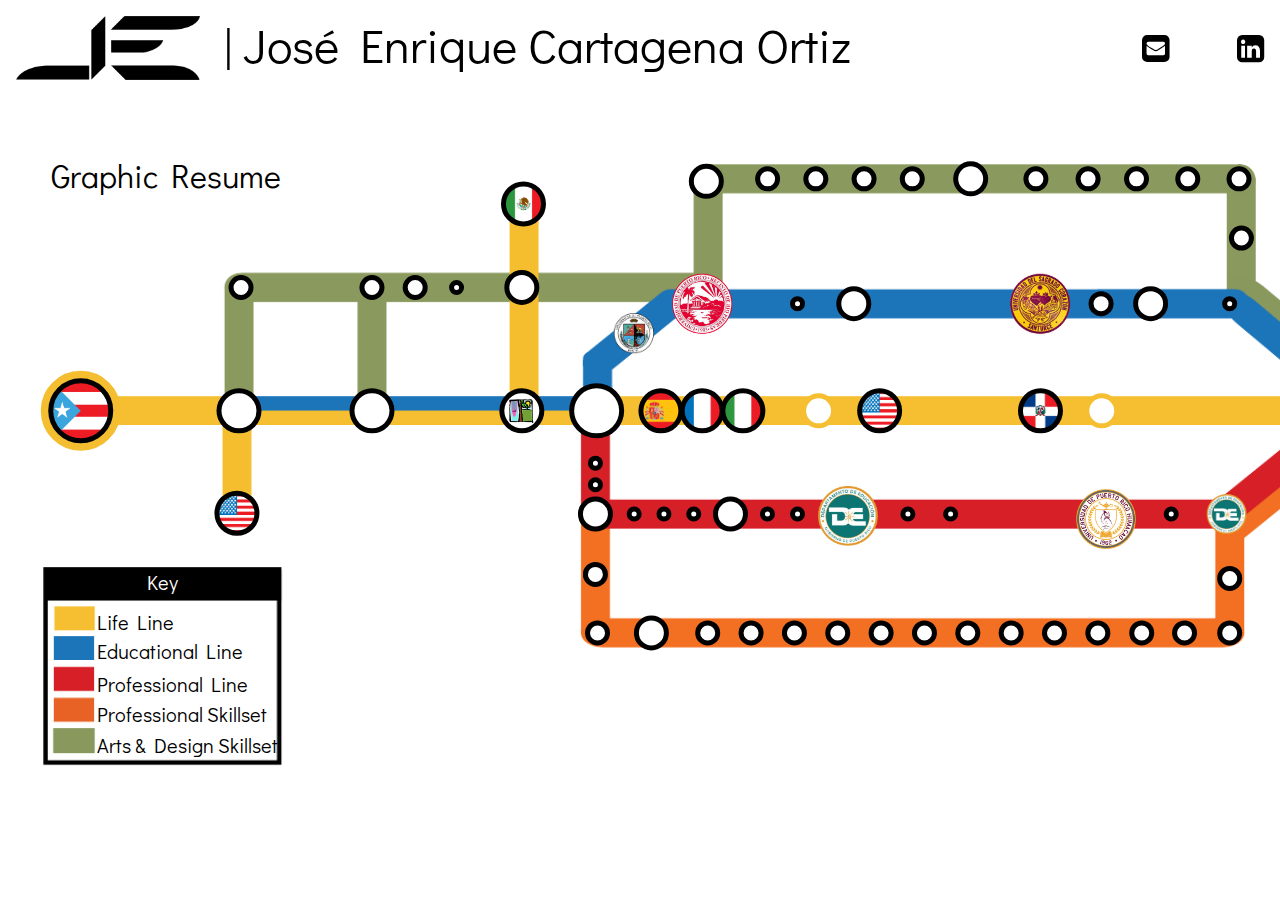
<file: index.html>
<!DOCTYPE html>
<html>

  <head>

    <meta http-equiv="Content-Type" content="text/html; charset=utf-8">

    <title>Josenrique | Graphic Resume</title>

    <link rel="shortcut icon" href="./resources/images/je-logo-favicon.png" />
    <link rel="stylesheet" href="./resources/css/style.css" type="text/css">
    <link rel="stylesheet" href="./resources/css/reset.css" type="text/css">
    <link href="https://fonts.googleapis.com/css?family=Didact+Gothic&amp;subset=latin-ext" rel="stylesheet">
    <link rel="stylesheet" type="text/css" href="https://maxcdn.bootstrapcdn.com/font-awesome/4.7.0/css/font-awesome.css">

    <meta name="viewport" content="width=device-width, maximum-scale=1.0" />

    <script>
    (function(i,s,o,g,r,a,m){i['GoogleAnalyticsObject']=r;i[r]=i[r]||function(){
    (i[r].q=i[r].q||[]).push(arguments)},i[r].l=1*new Date();a=s.createElement(o),
    m=s.getElementsByTagName(o)[0];a.async=1;a.src=g;m.parentNode.insertBefore(a,m)
    })(window,document,'script','https://www.google-analytics.com/analytics.js','ga');
    ga('create', 'UA-104410881-1', 'auto');
    ga('send', 'pageview');
    </script>

  </head>

  <body>

    <header>

      <div class="flex-header">

        <div id="JE-logo">
          <img src="./resources/images/je-logo.png" alt="Josenrique's Logo">
        </div>

        <div id="JE-title">
          <h1>|  José Enrique Cartagena Ortiz</h1>
        </div>

        <div id="JE-favs">
          <a href="mailto:j.enrique77@gmail.com" target="_top"><i class="fa fa-envelope-square"></i></a>
          <a href="https://www.linkedin.com/in/jenrique77/" target="_blank"><i class="fa fa-linkedin-square"></i></a>
        </div>

      </div>

    </header>

    <section class="conteiner" id="background-metromap">

      <!-- Metro Stops Starts Here -->

      <div class="browsers" style="width: 2500px; height: 750px; overflow: hidden;">

        <svg xmlns="http://www.w3.org/2000/svg" xmlns:xlink="http://www.w3.org/1999/xlink" width="2500" height="750" onload="init(evt)">

          <!-- Sub-title Starts Here -->

          <g id="subtitle" x="110.756" y="181.938">
            <text id="anchor-start" transform="translate(50.746,162.623)">Graphic Resume</text>
          </g>

          <!-- Sub-title Ends Here -->

          <!-- Life Line Stops Starts Here -->

              <!-- PR Section Starts -->

              <g class="life-stop" x="80.746" y="385.809">
                <circle id="b-date1" class="click" cx="80.756" cy="385.809" r="37.5" stroke="#f5be30" stroke-width="5" fill="#f5be30" />
              </g>

              <g class="life-stop tooltip" x="80.746" y="385.809">
                <a xlink:href="#openBD2" id="tooltipmodal">
                  <!-- <text class="tooltiptext" id="anchor-start" transform="translate(83.865,335.092)">José E. Cartagena-Ortiz</text> -->
                  <!-- <image id="salin-flag" x="50.756" y="355.809" xlink:href="./resources/images/salinas-flag.png" width="60" height="60" /> -->
                  <image id="pr-flag" x="50.756" y="355.809" xlink:href="./resources/images/pr-flag.png" width="60" height="60" />
                  <circle id="b-date2" class="click" cx="80.746" cy="385.809" r="30" stroke="black" stroke-width="5" fill="none" />
                </a>
              </g>

              <g class="life-stop" x="238.987" y="385.809">
                <a href="#openElementary" >
                  <circle id="elementary-school" class="click" cx="238.987" cy="385.809" r="20" stroke="black" stroke-width="5" fill="white" />
                </a>

              </g>

              <g class="life-stop" x="236.948" y="488.243">
                  <image id="us-flag" x="216.948" y="468.243" xlink:href="./resources/images/us.png" width="40" height="40" />
                  <circle id="il-nj" class="click" cx="236.948" cy="488.243" r="20" stroke="black" stroke-width="5" fill="none" />
              </g>

              <g class="life-stop" x="371.971" y="385.809">
                <a xlink:href="#openMiddle" >
                  <circle id="middle-school" class="click" cx="371.971" cy="385.809" r="20" stroke="black" stroke-width="5" fill="white" />
                </a>
              </g>

              <g class="life-stop" x="521.826" y="385.809">
                <a xlink:href="#openBJP">
                  <image id="bjp-logo" x="501.183" y="365.809" xlink:href="./resources/images/bjp-logo.png" width="40" height="40" />
                  <circle id="bjp" class="click" cx="521.826" cy="385.809" r="20" stroke="black" stroke-width="5" fill="none" />
                </a>
              </g>

              <g class="life-stop" x="523.485" y="178.941">
                  <image id="mx-flag" x="503.485" y="158.941" xlink:href="./resources/images/mx.png" width="40" height="40" />
                  <!-- <image id="mx-airplane" x="503.485" y="158.941" xlink:href="./resources/images/airplane.png" width="40" height="40" /> -->
                  <circle id="mexico" class="click" cx="523.485" cy="178.941" r="20" stroke="black" stroke-width="5" fill="none" />
              </g>

              <g class="life-stop" x="596.652" y="385.809">
                <a xlink:href="#openHigh" >
                  <circle id="high-school" class="click" cx="596.652" cy="385.809" r="25" stroke="black" stroke-width="5" fill="white" />
                </a>
              </g>

              <g class="life-stop" x="660.907" y="385.809">
                  <image id="esp-flag" x="640.907" y="365.809" xlink:href="./resources/images/esp.png" width="40" height="40" />
                  <circle id="espana" class="click" cx="660.907" cy="385.809" r="20" stroke="black" stroke-width="5" fill="none" />
              </g>

              <g class="life-stop" x="702.157" y="385.809">
                  <image id="fr-flag" x="682.157" y="365.809" xlink:href="./resources/images/fr.png" width="40" height="40" />
                  <circle id="france" class="click" cx="702.157" cy="385.809" r="20" stroke="black" stroke-width="5" fill="none" />
              </g>


              <g class="life-stop" x="742.857" y="385.809">
                  <image id="it-flag" x="722.857" y="365.809" xlink:href="./resources/images/it.png" width="40" height="40" />
                  <circle id="italy" class="click" cx="742.857" cy="385.809" r="20" stroke="black" stroke-width="5" fill="none" />
              </g>

              <g class="life-stop" x="818.582" y="385.809">
                <a xlink:href="#openArtlic" >
                  <circle id="lic-arte-pr" class="click" cx="818.582" cy="385.809" r="15" stroke="#f5bf31" stroke-width="5" fill="white" />
                </a>
              </g>

              <g class="life-stop" x="879.643" y="385.809">
                  <image id="us-flag" x="859.643" y="365.809" xlink:href="./resources/images/us.png" width="40" height="40" />
                  <circle id="ny" class="click" cx="879.643" cy="385.809" r="20" stroke="black" stroke-width="5" fill="none" />
              </g>

              <g class="life-stop" x="1040.47" y="385.809">
                  <image id="dr-flag" x="1020.47" y="365.809" xlink:href="./resources/images/dr.png" width="40" height="40" />
                  <circle id="dominicana" class="click" cx="1040.47" cy="385.809" r="20" stroke="black" stroke-width="5" fill="none" />
              </g>

              <g class="life-stop" x="1101.753" y="385.809">
                <a xlink:href="#openTechlic" >
                  <circle id="lic-tecno-pr" class="click" cx="1101.753" cy="385.809" r="15" stroke="#f5bf31" stroke-width="5" fill="white" />
                </a>
              </g>

              <!-- US Section Starts -->

              <g class="life-stop" x="1370" y="385.809">
                    <image id="move-bandera" class="click" x="1340" y="355.95" xlink:href="./resources/images/us.png" width="60" height="60" />
                    <!-- <image id="move-maleta" class="click" x="1340" y="355.95" xlink:href="./resources/images/maleta.png" width="60" height="60" /> -->
                    <circle id="move" class="click" cx="1370" cy="385.95" r="30" stroke="black" stroke-width="5" fill="none" />
              </g>

              <g class="life-stop" x="1481.116" y="384.93">
                <image id="ma-usa" x="1456.116" y="359.93" xlink:href="./resources/images/ma-map.png" width="50" height="50" />
                <circle id="mass" class="click" cx="1481.116" cy="384.93" r="25" stroke="black" stroke-width="5" fill="none" />
              </g>

              <g class="life-stop" x="1575.401" y="385.809">
                <a xlink:href="">
                  <image id="nuestras-logo" x="1560.401" y="370.809" xlink:href="./resources/images/nuestras-logo.png" width="30" height="30" />
                  <circle id="nuestras" class="click" cx="1575.401" cy="385.809" r="17.5" stroke="#f5be30" stroke-width="5" fill="none" />
                </a>
              </g>

              <g class="life-stop" x="1643.891" y="385.809">
                  <image id="col-flag" x="1623.891" y="365.809" xlink:href="./resources/images/col.png" width="40" height="40" />
                  <circle id="colombia" class="click" cx="1643.891" cy="385.809" r="20" stroke="black" stroke-width="5" fill="none" />
              </g>

              <g class="life-stop" x="1699.957" y="385.809">
                <a xlink:href="#openCTlic" >
                  <circle id="lic-ct" class="click" cx="1699.957" cy="385.809" r="15" stroke="#f5bf31" stroke-width="5" fill="white" />
                </a>
              </g>

              <g class="life-stop" x="1759.934" y="385.809">
                  <image id="canada-flag" x="1739.934" y="365.809" xlink:href="./resources/images/can.png" width="40" height="40" />
                  <circle id="canada" class="click" cx="1759.934" cy="385.809" r="20" stroke="black" stroke-width="5" fill="none" />
              </g>

              <g class="life-stop" x="1859.106" y="385.809">
                <a xlink:href="#openMAlic" >
                  <circle id="lic-ma" class="click" cx="1859.106" cy="385.809" r="15" stroke="#f5bf31" stroke-width="5" fill="white" />
                </a>
              </g>

              <g class="life-stop" x="1931.046" y="345.918">
                  <image id="rings-pic" class="click" x="1901.046" y="355.809" xlink:href="./resources/images/rings.png" width="60" height="60" />
                  <circle id="marriage" class="click" cx="1931.046" cy="385.809" r="30" stroke="black" stroke-width="5" fill="none" />
              </g>

              <g class="life-stop" x="2004.097" y="384.93">
                  <image id="nc-usa" x="1979.097" y="359.93" xlink:href="./resources/images/nc-map.png" width="50" height="50" />
                  <circle id="northcarolina" class="click" cx="2004.097" cy="384.93" r="25" stroke="black" stroke-width="5" fill="none" />
              </g>

              <g class="life-stop tooltip" x="2066.935" y="385.809">
                <text class="tooltiptext" transform="translate(2100.692,345.136)">Road Trip: NC to CO</text>
                <image id="nc-map" x="2051.935" y="370.809" xlink:href="./resources/images/nc-map.png" width="30" height="30" />
                <circle id="nc-co" class="click" cx="2066.935" cy="385.809" r="15" stroke="black" stroke-width="3.5" fill="none" />
              </g>

              <g class="life-stop tooltip" x="2134.449" y="385.809">
                <text class="tooltiptext" transform="translate(2100.692,345.136)">Road Trip: Co to NC</text>
                <image id="col-map" x="2119.449" y="370.809" xlink:href="./resources/images/co-map.png" width="30" height="30" />
                <circle id="nc-co" class="click" cx="2134.449" cy="385.809" r="15" stroke="black" stroke-width="3.5" fill="none" />
              </g>

        <!-- Life Line Stops Ends Here -->

        <!-- Education Line Stops Starts Here -->

              <!-- PR Section Starts -->

              <g class="education-stop" x="613.835" y="288.196">
                  <image id="uprponce-logo" x="613.835" y="288.196" xlink:href="./resources/images/uprponce-logo.png" width="40" height="40" />
              </g>

              <g class="education-stop" x="672.157" y="672.157">
                <a xlink:href="#openupr-rp" >
                  <image id="upr-rp" x="672.157" y="248.817" xlink:href="./resources/images/upr-logo.png" width="60" height="60" />
                </a>
              </g>

              <g class="education-stop" x="797.53" y="278.647">
                <a xlink:href="#openPDuprrp" >
                  <circle id="pd-uprrp" class="click" cx="797.53" cy="278.647" r="5" stroke="black" stroke-width="5" fill="white" />
                </a>
              </g>

              <g class="education-stop" x="853.794" y="278.647">
                <a xlink:href="#openPDde1" >
                  <circle id="pd-de1" class="click" cx="853.794" cy="278.647" r="15" stroke="black" stroke-width="5" fill="white" />
                </a>
              </g>

              <g class="education-stop" x="1033.831" y="277.218">
                <a xlink:href="#openSagrado">
                  <image id="sagrado" x="1010.109" y="248.817" xlink:href="./resources/images/sagrado-logo.png" width="60" height="60" />
                </a>
              </g>

              <g class="education-stop" x="1101.068" y="278.647">
                <a xlink:href="#openPDhets" >
                  <circle id="pd-hets" class="click" cx="1101.068" cy="278.647" r="10" stroke="black" stroke-width="5" fill="white" />
                </a>
              </g>

              <g class="education-stop" x="1150.603" y="278.647">
                <a xlink:href="#openPDcdata">
                  <circle id="pd-cdata" class="click" cx="1150.603" cy="278.647" r="15" stroke="black" stroke-width="5" fill="white" />
                </a>
              </g>

              <g class="education-stop" x="1229.694" y="278.647">
                <a xlink:href="#openPDde2">
                  <circle id="pd-de2" class="click" cx="1229.694" cy="278.647" r="5" stroke="black" stroke-width="5" fill="white" />
                </a>
              </g>

              <!-- US Section Starts -->

              <g class="education-stop" x="1487.906" y="487.908">
                <a xlink:href="#openPDjfk" >
                  <circle id="pd-jfk" class="click" cx="1487.906" cy="487.908" r="10" stroke="black" stroke-width="5" fill="white" />
                </a>
              </g>

              <g class="education-stop" x="1641.756" y="487.908">
                <a xlink:href="#openPDgirlsinc" >
                  <circle id="pd-girlsinc" class="click" cx="1641.756" cy="487.908" r="5" stroke="black" stroke-width="5" fill="white" />
                </a>
              </g>

              <g class="education-stop" x="1755.399" y="487.908">
                <a xlink:href="#openSCSU" >
                  <image id="scsu-logo" x="1730.399" y="464.014" xlink:href="./resources/images/scsu-logo.png" width="50" height="50" />
                  <circle id="scsu" class="click" cx="1755.399" cy="489.014" r="25" stroke="#2c438f" stroke-width="5" fill="none" />
                </a>
              </g>

              <g class="education-stop" x="1889.986" y="489.014">
                <a xlink:href="#openHCC" >
                  <image id="hcc-logo" x="1865.612" y="464.014" xlink:href="./resources/images/hcc-logo.png" width="50" height="50" />
                  <circle id="hcc" class="click" cx="1889.986" cy="489.014" r="25" stroke="#1eb04d" stroke-width="5" fill="none" />
                </a>
              </g>

              <g class="education-stop" x="2123.876" y="487.908">
                <a xlink:href="#openUNC-CH" >
                  <image id="uncch-logo" x="2115" y="473" xlink:href="./resources/images/unc-logo.png" width="30" height="30" />
                  <circle id="unc-courses" class="click" cx="2130" cy="488" r="17.5" stroke="#559fd3" stroke-width="5" fill="none" />
                </a>
              </g>

              <g class="education-stop" x="2190.934" y="487.908">
                <a xlink:href="#openCodecademy">
                  <image id="codecademy-logo" x="2175.934" y="473" xlink:href="./resources/images/codecademy-logo.png" width="30" height="30" />
                  <circle id="codecademy" class="click" cx="2190.934" cy="487.908" r="17.5" stroke="#204056" stroke-width="5" fill="none" />
                </a>
              </g>

            <!-- Education Line Stops Ends Here -->

            <!-- Jobs Line Stops Starts Here -->

              <!-- PR Section Starts -->

              <g class="job-stop tooltip" x="595.439" y="438.166">
                <text class="tooltiptext" id="anchor-end" transform="translate(568.89,443.059)">El Greco Restaurant</text>
                <circle id="greco" class="click" cx="595.439" cy="438.166" r="5" stroke="black" stroke-width="5" fill="white" />
              </g>

              <g class="job-stop tooltip" x="595.439" y="461.82">
                <text class="tooltiptext" id="anchor-end" transform="translate(568.89,462.509)">El Coco Pharmacy</text>
                <circle id="farmacia" class="click" cx="595.439" cy="459.82" r="5" stroke="black" stroke-width="5" fill="white" />
              </g>

              <g class="job-stop tooltip" x="595.439" y="489.014">
                <text class="tooltiptext" id="anchor-end" transform="translate(568.89,496.014)">Antonino's Pizza</text>
                <circle id="antoninos" class="click" cx="595.439" cy="489.014" r="15" stroke="black" stroke-width="5" fill="white" />
              </g>

              <g class="job-stop tooltip" x="634.163" y="489.014">
                <text class="tooltiptext" id="anchor-start" transform="translate(627.866,456.222)">Caribbean Cinema</text>
                <circle id="cine" class="click" cx="634.163" cy="489.014" r="5" stroke="black" stroke-width="5" fill="white" />
              </g>

              <g class="job-stop tooltip" x="663.955" y="489.014">
                <text class="tooltiptext" transform="translate(663.955,461.763)">Pizza Hut</text>
                <circle id="pizzahut" class="click" cx="663.955" cy="489.014" r="5" stroke="black" stroke-width="5" fill="white" />
              </g>

              <g class="job-stop tooltip" x="693.747" y="489.014">
                <text class="tooltiptext" transform="translate(693.907,461.82)">The Gap</text>
                <circle id="gap" class="click" cx="693.747" cy="489.014" r="5" stroke="black" stroke-width="5" fill="white" />
              </g>

              <g class="job-stop tooltip" x="730.474" y="489.014">
                <text class="tooltiptext" transform="translate(730.474,456.222)">Biblioteca de Arquitectura</text>
                <circle id="biblioteca" class="click" cx="730.474" cy="489.014" r="15" stroke="black" stroke-width="5" fill="white" />
              </g>

              <g class="job-stop" x="767.47" y="489.014">
                <a xlink:href="#openAnisa">
                  <circle id="anisa" class="click" cx="767.47" cy="489.014" r="5" stroke="black" stroke-width="5" fill="white" />
                </a>
              </g>

              <g class="job-stop" x="797.53" y="489.014">
                <a xlink:href="#openPractica">
                  <circle id="practica" class="click" cx="797.53" cy="489.014" r="5" stroke="black" stroke-width="5" fill="white" />
                </a>
              </g>

              <g class="job-stop" x="847.512" y="489.014">
                <a xlink:href="#openDE1">
                  <image id="de-1" x="817.977" y="460.82" xlink:href="./resources/images/depteduc-logo.png" width="60" height="60" />
                </a>
              </g>

              <g class="job-stop" x="907.909" y="489.014">
                <a xlink:href="#openManualidades">
                  <circle id="manualidades" class="click" cx="907.909" cy="489.014" r="5" stroke="black" stroke-width="5" fill="white" />
                </a>
              </g>

              <g class="job-stop tooltip" x="950.619" y="489.014">
                <text class="tooltiptext" transform="translate(950.231,456.222)">"Escuela Abierta"</text>
                <circle id="escuelaAbierta" class="click" cx="950.619" cy="489.014" r="5" stroke="black" stroke-width="5" fill="white" />
              </g>

              <g class="job-stop" x="1101.068" y="489.014">
                <a xlink:href="#openCdata">
                  <image id="cdata" x="1076.015" y="464.014" xlink:href="./resources/images/uprh-logo.png" width="60" height="60" />
                </a>
              </g>

              <g class="job-stop" x="1171.224" y="489.014">
                <a xlink:href="#openUPRHccc">
                  <circle id="uprh-ccc" class="click" cx="1171.224" cy="489.014" r="5" stroke="black" stroke-width="5" fill="white" />
                </a>
              </g>

              <g class="job-stop" x="1226.64" y="489.014">
                <a xlink:href="#openDE2">
                  <image id="de-2" x="1206.64" y="469.014" xlink:href="./resources/images/depteduc-logo.png" width="40" height="40" />
                </a>
              </g>

              <!-- US Section Starts -->

              <g class="job-stop" x="1487.906" y="276.011">
                <a xlink:href="#openJFK">
                  <image id="noho-logo" x="1467.906" y="256.011" xlink:href="./resources/images/noho-logo.png" width="40" height="40" />
                  <circle id="jfk" class="click" cx="1487.906" cy="276.011" r="20" stroke="black" stroke-width="5" fill="none" />
                </a>
              </g>

              <g class="job-stop" x="1575.401" y="276.011">
                <a xlink:href="#openVolNuestras">
                  <image id="nuestras-logo" x="1560.401" y="261.011" xlink:href="./resources/images/nuestras-logo.png" width="30" height="30" />
                  <circle id="nuestras-vol" class="click" cx="1575.401" cy="276.011" r="17.5" stroke="#d61f26" stroke-width="5" fill="none" />
                </a>
              </g>

              <g class="job-stop" x="1643.891" y="276.011">
                <a xlink:href="#openGirlsinc">
                  <image id="girlsinc-logo" x="1623.891" y="256.011" xlink:href="./resources/images/girlsinc-logo.png" width="40" height="40" />
                  <circle id="girlsinc" class="click" cx="1643.891" cy="276.011" r="20" stroke="#ed1c50" stroke-width="5" fill="none" />
                </a>
              </g>

              <g class="job-stop" x="1759.934" y="276.011">
                <a xlink:href="#openACES">
                  <image id="aces-logo" x="1739.934" y="256.011" xlink:href="./resources/images/aces-logo.png" width="40" height="40" />
                  <circle id="aces" class="click" cx="1759.934" cy="276.011" r="20" stroke="#235f8d" stroke-width="5" fill="none" />
                </a>
              </g>

              <g class="job-stop" x="1895.612" y="276.011">
                <a xlink:href="#openHPL">
                  <image id="holyoke-logo" x="1875.612" y="256.011" xlink:href="./resources/images/holyoke-logo.png" width="40" height="40" />
                  <circle id="hpl" class="click" cx="1895.612" cy="276.011" r="20" stroke="black" stroke-width="5" fill="none" />
                </a>
              </g>

              <g class="job-stop" x="2011.729" y="276.011">
                <a xlink:href="#openHabitat">
                  <image id="habitat-logo" x="1996.729" y="261.011" xlink:href="./resources/images/habitat-logo.png" width="30" height="30" />
                  <circle id="habitat" class="click" cx="2011.729" cy="276.011" r="17.5" stroke="#d61f26" stroke-width="5" fill="none" />
                </a>
              </g>

              <g class="job-stop" x="2071.468" y="276.011">
                <a xlink:href="#openKenanFlagler" >
                  <image id="unc-logo" x="2046.447" y="251.011" xlink:href="./resources/images/unc-logo.png" width="50" height="50" />
                  <circle id="kenan-flagler" class="click" cx="2071.468" cy="276.011" r="25" stroke="#559fd3" stroke-width="5" fill="none" />

                </a>
              </g>

              <g class="job-stop" x="2134.449" y="261.011">
                <a xlink:href="#openKenanConnectons">
                  <image id="kc-logo" x="2119.449" y="261.011" xlink:href="./resources/images/kc-logo.png" width="30" height="30" />
                  <circle id="KenanConnections" class="click" cx="2134.449" cy="276.011" r="17.5" stroke="#d61f26" stroke-width="5" fill="none" />
                </a>
              </g>

            <!-- Jobs Line Stops Ends Here -->

            <!-- Arts & Design Line Stops Starts Here -->

              <!-- PR Section Starts -->

              <g class="tooltip" x="241.026" y="262.494">
                <text class="tooltiptext" transform="translate(241.026,227)">Crafts</text>
                <circle id="crafts" cx="241.026" cy="262.494" r="10" stroke="black" stroke-width="5" fill="white" />
              </g>

              <g class="tooltip" x="371.971" y="262.494">
                <text class="tooltiptext" transform="translate(371.971,227)">Industrial Arts</text>
                <circle id="industrial-arts" class="click" cx="371.971" cy="262.494" r="10" stroke="black" stroke-width="5" fill="white" />
              </g>

              <g class="tooltip" x="415.194" y="262.494">
                <text class="tooltiptext" transform="translate(415.194,227)">Drafting</text>
                <circle id="drafting" class="click" cx="415.194" cy="262.494" r="10" stroke="black" stroke-width="5" fill="white" />
              </g>

              <g class="tooltip" x="456.569" y="262.494">
                <text class="tooltiptext" transform="translate(456.569,227)">Music</text>
                <circle id="music" class="click" cx="456.569" cy="262.494" r="5" stroke="black" stroke-width="5" fill="white" />
              </g>

              <g class="tooltip" x="521.826" y="262.494">
                <text class="tooltiptext" id="anchor-start" transform="translate(545.792,227)">Dance</text>
                <circle id="dance" class="click" cx="521.826" cy="262.494" r="15" stroke="black" stroke-width="5" fill="white" />
              </g>

              <g class="tooltip" x="706.327" y="156.296">
                <a xlink:href="#openArchitectural" id="tooltipmodal">
                  <text class="tooltiptext" transform="translate(706.327,118)">Architectural Drafting</text>
                  <circle id="architecture" class="click" cx="706.327" cy="156.296" r="15" stroke="black" stroke-width="5" fill="white" />
                </a>
              </g>

              <g class="tooltip" x="767.611" y="153.849">
                <text class="tooltiptext" transform="translate(767.611,118)">Mechanical Drawing</text>
                <circle id="mechanical" class="click" cx="767.611" cy="153.849" r="10" stroke="black" stroke-width="5" fill="white" />
              </g>

              <g class="tooltip" x="815.831" y="153.849">
                <text class="tooltiptext" transform="translate(815.831,118)">Artisanal Arts</text>
                <circle id="artisanal-arts" class="click" cx="815.831" cy="153.849" r="10" stroke="black" stroke-width="5" fill="white" />                </a>
              </g>

              <g class="tooltip" x="864.06" y="153.849">
                <text class="tooltiptext" transform="translate(864.06,118)">Music Appreciation</text>
                <circle id="music-app" class="click" cx="864.06" cy="153.849" r="10" stroke="black" stroke-width="5" fill="white" />
              </g>

              <g class="tooltip" x="912.289" y="153.849">
                <text class="tooltiptext" transform="translate(912.289,118)">Art Appreciation</text>
                <circle id="art-app" class="click" cx="912.289" cy="153.849" r="10" stroke="black" stroke-width="5" fill="white" />
              </g>

              <g class="tooltip" x="970.685" y="153.849">
                <text class="tooltiptext" transform="translate(970.685,118)">Art History</text>
                <circle id="art-history" class="click" cx="970.685" cy="153.849" r="15" stroke="black" stroke-width="5" fill="white" />
              </g>

              <g class="tooltip" x="1035.915" y="153.849">
                <a xlink:href="#openDesign" id="tooltipmodal">
                  <text class="tooltiptext" transform="translate(1035.915,118)">Design</text>
                  <circle id="design" class="click" cx="1035.915" cy="153.849" r="10" stroke="black" stroke-width="5" fill="white" />
                </a>
              </g>

              <g class="tooltip" x="1088.082" y="153.849">
                <a xlink:href="#openDrawing" id="tooltipmodal">
                  <text class="tooltiptext" transform="translate(1088.082,118)">Drawing</text>
                  <circle id="drawing" class="click" cx="1088.082" cy="153.849" r="10" stroke="black" stroke-width="5" fill="white" />
                </a>
              </g>

              <g class="tooltip" x="1136.519" y="153.849">
                <a xlink:href="#openSculpture" id="tooltipmodal">
                  <text class="tooltiptext" transform="translate(1136.519,118)">Sculpture</text>
                  <circle id="sculpture" class="click" cx="1136.519" cy="153.849" r="10" stroke="black" stroke-width="5" fill="white" />
                </a>
              </g>

              <g class="tooltip" x="1187.772" y="153.849">
                <a xlink:href="#openPainting" id="tooltipmodal">
                  <text class="tooltiptext" transform="translate(1187.772,118)">Painting</text>
                  <circle id="painting" class="click" cx="1187.772" cy="153.849" r="10" stroke="black" stroke-width="5" fill="white" />
                </a>
              </g>

              <g class="tooltip" x="1239.025" y="153.849">
                <text class="tooltiptext" transform="translate(1239.025,118)">Printmaking</text>
                <circle id="printmaking" class="click" cx="1239.025" cy="153.849" r="10" stroke="black" stroke-width="5" fill="white" />
              </g>

              <g class="tooltip" x="1241.414" y="213.049">
                <a xlink:href="#openPhotography" id="tooltipmodal">
                  <text class="tooltiptext" id="anchor-start" transform="translate(1267.656,220)">Photography</text>
                  <circle id="photography" class="click" cx="1241.414" cy="213.049" r="10" stroke="black" stroke-width="5" fill="white" />
                </a>
              </g>

              <!-- US Section Starts -->

              <g class="tooltip" x="1498.743" y="551.468">
                <a xlink:href="#openLogo" id="tooltipmodal">
                <text class="tooltiptext" id="anchor-end" transform="translate(1470.218,561.468)">Logos</text>
                <circle id="logos" class="click" cx="1498.743" cy="551.468" r="10" stroke="black" stroke-width="5" fill="white" />
              </a>
              </g>

              <g class="tooltip" x="1498.743" y="605.956">
                  <text class="tooltiptext" transform="translate(1498.743,654.705)">Web Design</text>
                  <circle id="webdesign" class="click" cx="1498.743" cy="605.956" r="10" stroke="black" stroke-width="5" fill="white" />
              </g>

              <g class="tooltip" x="1549.031" y="605.956">
                <a xlink:href="#openManuals" id="tooltipmodal">
                  <text class="tooltiptext" transform="translate(1549.031,654.705)">Manuals</text>
                  <circle id="manuals" class="click" cx="1549.031" cy="605.956" r="10" stroke="black" stroke-width="5" fill="white" />
                </a>
              </g>

              <g class="tooltip" x="1599.319" y="605.956">
                <a xlink:href="#openVideos" id="tooltipmodal">
                  <text class="tooltiptext" transform="translate(1599.319,654.705)">Videos</text>
                  <circle id="videos" class="click" cx="1599.319" cy="605.956" r="10" stroke="black" stroke-width="5" fill="white" />
                </a>
              </g>

              <g class="tooltip" x="1649.607" y="605.956">
                  <text class="tooltiptext" transform="translate(1649.607,654.705)">Graphs</text>
                  <circle id="graphs" class="click" cx="1649.607" cy="605.956" r="10" stroke="black" stroke-width="5" fill="white" />
              </g>

              <g class="tooltip" x="1699.895" y="605.956">
                <a xlink:href="#openLayout" id="tooltipmodal">
                  <text class="tooltiptext" transform="translate(1699.895,654.705)">Layout</text>
                  <circle id="layout" class="click" cx="1699.895" cy="605.956" r="10" stroke="black" stroke-width="5" fill="white" />
                </a>
              </g>

              <g class="tooltip" x="1750.182" y="605.956">
                <a xlink:href="#openBrochures" id="tooltipmodal">
                  <text class="tooltiptext" transform="translate(1750.182,654.705)">Brochures</text>
                  <circle id="brochures" class="click" cx="1750.182" cy="605.956" r="10" stroke="black" stroke-width="5" fill="white" />
                </a>
              </g>

              <g class="tooltip" x="1800.47" y="605.956">
                <a xlink:href="#openFlyers" id="tooltipmodal">
                  <text class="tooltiptext" transform="translate(1800.47,654.705)">Flyers</text>
                  <circle id="flyers" class="click" cx="1800.47" cy="605.956" r="10" stroke="black" stroke-width="5" fill="white" />
                </a>
              </g>

              <g class="tooltip" x="1850.758" y="605.956">
                <a xlink:href="#openEnvelopes" id="tooltipmodal">
                  <text class="tooltiptext" transform="translate(1850.758,654.705)">Envelopes</text>
                  <circle id="envelopes" class="click" cx="1850.758" cy="605.956" r="10" stroke="black" stroke-width="5" fill="white" />
                </a>
              </g>

              <g class="tooltip" x="1901.046" y="605.956">
                <a xlink:href="#openLetterheads" id="tooltipmodal">
                  <text class="tooltiptext" transform="translate(1901.046,654.705)">Letterheads</text>
                  <circle id="letterheads" class="click" cx="1901.046" cy="605.956" r="10" stroke="black" stroke-width="5" fill="white" />
                </a>
              </g>

              <g class="tooltip" x="1951.334" y="605.956">
                <a xlink:href="#openBusinessCards" id="tooltipmodal">
                  <text class="tooltiptext" transform="translate(1951.334,654.705)">Buissness Cards</text>
                  <circle id="business-cards" class="click" cx="1951.334" cy="605.956" r="10" stroke="black" stroke-width="5" fill="white" />
                </a>
              </g>

              <g class="tooltip"  x="2001.622" y="605.956">
                <a xlink:href="#openTypes" id="tooltipmodal">
                  <text class="tooltiptext" transform="translate(2001.622,654.705)">Typography</text>
                  <circle id="typography" class="click" cx="2001.622" cy="605.956" r="10" stroke="black" stroke-width="5" fill="white" />
                </a>
              </g>

              <g class="tooltip" x="2051.91" y="605.956">
                <a xlink:href="#openBookCover" id="tooltipmodal">
                  <text class="tooltiptext" transform="translate(2051.91,654.705)">Book Covers</text>
                  <circle id="bookcover" class="click" cx="2051.91" cy="605.956" r="10" stroke="black" stroke-width="5" fill="white" />
                </a>
              </g>

              <g class="tooltip"  x="2102.198" y="605.956">
                <a xlink:href="#openPostcards" id="tooltipmodal">
                  <text class="tooltiptext" transform="translate(2102.198,654.705)">Postcards</text>
                  <circle id="postcards" class="click" cx="2102.198" cy="605.956" r="10" stroke="black" stroke-width="5" fill="white" />
                </a>
              </g>

              <g class="tooltip" x="2152.486" y="605.956">
                <a xlink:href="#openPoster" id="tooltipmodal">
                  <text class="tooltiptext" transform="translate(2152.486,654.705)">Posters</text>
                  <circle id="posters" class="click" cx="2152.486" cy="605.956" r="10" stroke="black" stroke-width="5" fill="white" />
                </a>
              </g>

              <g class="tooltip" x="2202.774" y="605.956">
                <a xlink:href="#openPackaging" id="tooltipmodal">
                  <text class="tooltiptext" transform="translate(2202.774,654.705)">Packaging</text>
                  <circle id="packaging" class="click" cx="2202.774" cy="605.956" r="10" stroke="black" stroke-width="5" fill="white" />
                </a>
              </g>

              <g class="tooltip" x="2203.42" y="551.468">
                  <text class="tooltiptext" id="anchor-start" transform="translate(2229.969,561.468)">Website Development</text>
                  <circle id="webdevelopment" class="click" cx="2203.42" cy="551.468" r="12" stroke="black" stroke-width="5" fill="white" />
              </g>

          <!-- Arts & Design Skills Line Stops Ends Here -->

          <!-- Professional Skills Line Stops Starts Here -->

            <!-- PR Section Starts -->

            <g class="tooltip" x="595.396" y="549.408">
                <text class="tooltiptext" id="anchor-end" transform="translate(568.89,555.91)">Coustumer Service</text>
                <circle id="coustumer-service" class="click" cx="595.396" cy="549.408" r="10" stroke="black" stroke-width="5" fill="white" />
            </g>

            <g class="tooltip" x="597.521" y="607.932">
                <text class="tooltiptext" transform="translate(597.521,654.705)">Managment</text>
                <circle id="managment" class="click" cx="597.521" cy="607.932" r="10" stroke="black" stroke-width="5" fill="white" />
            </g>

            <g class="tooltip" x="651.379" y="607.932">
                <text class="tooltiptext" transform="translate(651.379,654.705)">Pedagogy</text>
                <circle id="pedagogy" class="click" cx="651.379" cy="607.932" r="15" stroke="black" stroke-width="5" fill="white" />
            </g>

            <g class="tooltip" x="707.714" y="607.932">
                <text class="tooltiptext" transform="translate(707.714,654.705)">Curriculum Developmen</text>
                <circle id="curriculum" class="click" cx="707.714" cy="607.932" r="10" stroke="black" stroke-width="5" fill="white" />
            </g>

            <g class="tooltip" x="751.063" y="607.932">
                <text class="tooltiptext" transform="translate(751.063,654.705)">Classroom Managment</text>
                <circle id="classroom" class="click" cx="751.063" cy="607.932" r="10" stroke="black" stroke-width="5" fill="white" />
            </g>

            <g class="tooltip" x="794.411" y="607.932">
                <text class="tooltiptext" transform="translate(794.411,654.705)">Evaluation/Assessment</text>
                <circle id="assessment" class="click" cx="794.411" cy="607.932" r="10" stroke="black" stroke-width="5" fill="white" />
            </g>

            <g class="tooltip" x="837.76" y="607.932">
                <text class="tooltiptext" transform="translate(837.76,654.705)">Educational Technology</text>
                <circle id="educational-technology" class="click" cx="837.76" cy="607.932" r="10" stroke="black" stroke-width="5" fill="white" />
            </g>

            <g class="tooltip" x="881.109" y="607.932">
                <text class="tooltiptext" transform="translate(881.109,654.705)">Instructional Design</text>
                <circle id="instructional-design" class="click" cx="881.109" cy="607.932" r="10" stroke="black" stroke-width="5" fill="white" />
            </g>

            <g class="tooltip" x="924.457" y="607.932">
                <text class="tooltiptext" transform="translate(924.457,654.705)">Adult Education</text>
                <circle id="andragogy" class="click" cx="924.457" cy="607.932" r="10" stroke="black" stroke-width="5" fill="white" />
            </g>

            <g class="tooltip" x="967.806" y="607.932">
                <text class="tooltiptext" transform="translate(967.806,654.705)">Presentations</text>
                <circle id="presentations" class="click" cx="967.806" cy="607.932" r="10" stroke="black" stroke-width="5" fill="white" />
            </g>

            <g class="tooltip" x="1011.155" y="607.932">
                <text class="tooltiptext" transform="translate(1011.155,654.705)">Training &amp; Workshops</text>
                <circle id="workshops" class="click" cx="1011.155" cy="607.932" r="10" stroke="black" stroke-width="5" fill="white" />
            </g>

            <g class="tooltip" x="1054.503" y="607.932">
                <text class="tooltiptext" transform="translate(1054.503,654.705)">Online Courses</text>
                <circle id="oline-courses" class="click" cx="1054.503" cy="607.932" r="10" stroke="black" stroke-width="5" fill="white" />
            </g>

            <g class="tooltip" x="1097.852" y="607.932">
                <text class="tooltiptext" transform="translate(1097.852,654.705)">Online Tutorials</text>
                <circle id="oline-tutorials" class="click" cx="1097.852" cy="607.932" r="10" stroke="black" stroke-width="5" fill="white" />
            </g>

            <g class="tooltip" x="1141.738" y="607.932">
                <text class="tooltiptext" transform="translate(1141.738,654.705)">Learning Managment Systems</text>
                <circle id="LMS" class="click" cx="1141.738" cy="607.932" r="10" stroke="black" stroke-width="5" fill="white" />
            </g>

            <g class="tooltip" x="1184.549" y="607.932">
                <text class="tooltiptext" transform="translate(1184.549,654.705)">Content Managment Systems</text>
                <circle id="CMS" class="click" cx="1184.549" cy="607.932" r="10" stroke="black" stroke-width="5" fill="white" />
            </g>

            <g class="tooltip" x="1229.694" y="607.932">
                <text class="tooltiptext" transform="translate(1229.694,654.705)">Web 2.0</text>
                <circle id="web2" class="click" cx="1229.694" cy="607.932" r="10" stroke="black" stroke-width="5" fill="white" />
            </g>

            <g class="tooltip" x="1229.694" y="553.435">
                <text class="tooltiptext" id="anchor-start" transform="translate(1256.243,559.937)">Social Media</text>
                <circle id="social-media" class="click" cx="1229.694" cy="553.435" r="10" stroke="black" stroke-width="5" fill="white" />
            </g>

            <!-- US Section Starts -->

            <g class="tooltip" x="1506.916" y="149.822">
                <text class="tooltiptext" transform="translate(1506.916,118)">English</text>
                <circle id="english" class="click" cx="1506.916" cy="149.822" r="10" stroke="black" stroke-width="5" fill="white" />
            </g>

            <g class="tooltip" x="1569.364" y="147.871">
                <text class="tooltiptext" transform="translate(1569.364,118)">Technology Integration</text>
                <circle id="tech-integration" class="click" cx="1569.364" cy="147.871" r="10" stroke="black" stroke-width="5" fill="white" />
            </g>

            <g class="tooltip" x="1637.895" y="147.871">
                <text class="tooltiptext" transform="translate(1637.895,118)">Operations</text>
                <circle id="operations" class="click" cx="1637.895" cy="147.871" r="10" stroke="black" stroke-width="5" fill="white" />
            </g>

            <g class="tooltip" x="1706.426" y="147.871">
                <text class="tooltiptext" transform="translate(1706.426,118)">2nd Language Adquisition</text>
                <circle id="second-language" class="click" cx="1706.426" cy="147.871" r="10" stroke="black" stroke-width="5" fill="white" />
            </g>

            <g class="tooltip" x="1772.372" y="147.871">
                <text class="tooltiptext" transform="translate(1772.372,118)">Spanish as 2nd Language</text>
                <circle id="spanish-second" class="click" cx="1772.372" cy="147.871" r="10" stroke="black" stroke-width="5" fill="white" />
            </g>

            <g class="tooltip" x="1828.797" y="147.871">
                <text class="tooltiptext" transform="translate(1828.797,118)">Responsive Classroom</text>
                <circle id="responsive-classroom" class="click" cx="1828.797" cy="147.871" r="10" stroke="black" stroke-width="5" fill="white" />
            </g>

            <g class="tooltip" x="1895.363" y="147.871">
                <text class="tooltiptext" transform="translate(1895.363,118)">Adobe Creative Cloud</text>
                <circle id="adobe" class="click" cx="1895.363" cy="147.871" r="10" stroke="black" stroke-width="5" fill="white" />
            </g>

            <g class="tooltip" x="2071.091" y="147.871">
                <text class="tooltiptext" transform="translate(2071.091,118)">Networking</text>
                <circle id="networking" class="click" cx="2071.091" cy="147.871" r="10" stroke="black" stroke-width="5" fill="white" />
            </g>

          <!-- Professional Skills Line Stops Ends Here -->

          <!-- Key Starts Here -->

            <g class="keyInfo" x="162.314" y="558.852">
                <text id="keyTitle" transform="translate(162.314,564.852)">Key</text>
            </g>

            <g class="keyInfo" x="97.006" y="605.086">
                <text transform="translate(97.006,605.086)">Life Line</text>
            </g>


            <g class="keyInfo" x="97.006" y="634.008">
                <text transform="translate(97.006,634.008)">Educational Line</text>
            </g>

            <g class="keyInfo" x="97.006" y="667.028">
                <text transform="translate(97.006,667.028)">Professional Line</text>
            </g>

            <g class="keyInfo" x="97.006" y="697.172">
                <text transform="translate(97.006,697.172)">Professional Skillset</text>
            </g>

            <g class="keyInfo" x="97.006" y="727.557">
                <text transform="translate(97.006,727.557)">Arts &amp; Design Skillset</text>
            </g>

          <!-- Key Ends Here -->

          <!-- Copyright Starts Here -->

          <g id="copyright" x="2371.492" y="716.774">
            <text transform="translate(2371.492,716.774)">© 2017 J.E.C.O.</text>
          </g>

          <!-- Copyright Ends Here -->

        </svg>

      </div>

<!-- Metro Stops Ends Here -->

    </section>

<!-- Modal Boxes Starts Here -->

  <!-- Life Line Stops Starts Here -->

  <div id="openBD2" class="modalDialog">

    <div class="modal-img">
      <a href="#close" title="Close" class="close">X</a>
      <img src="./resources/images/baby-je.jpg" alt="">
    </div>

  </div>


  <div id="openElementary" class="modalDialog">

    <div class="modal-img-vertical">
      <a href="#close" title="Close" class="close">X</a>
      <img src="./resources/images/1erGrado.jpg" alt="">
      <h4>Elementary School</h4>
      <h2>Escuela Parcelas Coco - Salinas, PR</h2>
    </div>

  </div>

  <div id="openMiddle" class="modalDialog">

    <div class="modal-img">
      <a href="#close" title="Close" class="close">X</a>
      <img src="./resources/images/MiddleSchool-Crtf.jpg" alt="">
      <h4>Middle School</h4>
      <h2>Luis Muños Rivera - Salinas, PR</h2>
    </div>

  </div>

  <div id="openBJP" class="modalDialog">

    <div class="modal-img-vertical">
      <a href="#close" title="Close" class="close">X</a>
      <img src="./resources/images/BJP-Crtf.jpg" alt="">
      <h4>Bellet Juvenil Puertorriqueño</h4>
      <h2>Dancer</h2>
    </div>

  </div>

  <div id="openHigh" class="modalDialog">

    <div class="modal-img">
      <a href="#close" title="Close" class="close">X</a>
      <img src="./resources/images/HighSchool-Crtf.jpg" alt="">
      <h4>High School</h4>
      <h2>Escuela Superior Stella Márquez - Salinas, PR</h2>
    </div>

  </div>

  <div id="openArtlic" class="modalDialog">

  <div class="modal-img">
    <a href="#close" title="Close" class="close">X</a>
    <img src="./resources/images/ArtTeach-Crtf.jpg" alt="">
    <h4>Teacher Life Certificate: Fine Arts Teacher, Visual Arts</h4>
    <h2>Puerto Rico Department of Education - PR</h2>
  </div>

  </div>

  <div id="openTechlic" class="modalDialog">

  <div class="modal-img">
    <a href="#close" title="Close" class="close">X</a>
    <img src="./resources/images/TechEdu-Crtf.jpg" alt="">
    <h4>Teacher Certificate: Educational Technology Specialist</h4>
    <h2>Puerto Rico Department of Education - PR</h2>
  </div>

  </div>

  <div id="openCTlic" class="modalDialog">

  <div class="modal-img">
    <a href="#close" title="Close" class="close">X</a>
    <img src="./resources/images/ct-lic.jpg" alt="">
    <h4>Teacher Certificate: Art and Spanish</h4>
    <h2>Connecticut Department of Education</h2>
  </div>

  </div>

  <div id="openMAlic" class="modalDialog">

  <div class="modal-img">
    <a href="#close" title="Close" class="close">X</a>
    <img src="./resources/images/ma-lic.jpg" alt="">
    <h4>Teacher Certificate: Foreing Language - Spanish</h4>
    <h2>Massachusetts Department of Elementary &amp; Secundary Education</h2>
  </div>

  </div>

  <!-- Life Line Stops Ends Here -->

  <!-- Educational Line Stops Starts Here -->

    <div id="openupr-rp" class="modalDialog">

      <div class="modal-img">
        <a href="#close" title="Close" class="close">X</a>
        <img src="./resources/images/diploma-ba.jpg" alt="">
        <h2>UNIVERSITY OF PUERTO RICO Río Piedras – San Juan, PR</h2>
        <h4>Bachelor of Arts in Education</h4>
        <h4>Visual Arts Education</h4>
      </div>

    </div>

    <div id="openPDuprrp" class="modalDialog">

      <div class="modal-text">
        <a href="#close" title="Close" class="close">X</a>
        <h2>Professional Development</h2>
        <h3>UNIVERSITY OF PUERTO RICO Río Piedras</h3>
        <h4>San Juan, PR</h4>
        <ul>
          <li>Workshop: Writing Educational Proposals - Teaching Practice Student Association</li>
          <li>Project: How Children Develop Their Social, Emotional and Physical Needs Through Creative Art Experiences? - Colaborator - UPR Elementary School</li>
        </ul>
      </div>

    </div>

    <div id="openPDde1" class="modalDialog">

      <div class="modal-text">
        <a href="#close" title="Close" class="close">X</a>
        <h2>Professional Development</h2>
        <h3>Puerto Rico Department of Education</h3>
        <h4>San Juan, PR</h4>
        <ul>
          <li>Workshop: Teaching Math by Focusing on Problem Solving - America Aponte &amp; Assoc., Corp.</li>
          <li>Confrence: "Learning Outside the Lines" Dictated by Jonathan Mooney</li>
          <li>Seminar: Authentic learning of written language: appropriate practices for teaching - Division of Continuing Education and Professional Studies, University of Puerto Rico in Rio Piedras</li>
          <li>Conference: Eleventh Annual Conference of the College Board: Excellence in academia services and support: rationale for retention in the levels of K to 16 - College Board Office of Puerto Rico and Latin America</li>
          <li>Course: Community Schools Boards - Comptroller's Office of the Commonwealth of Puerto Rico</li>
          <li>Seminar: Establishing Connections Through the Arts - Fine Arts Program, Puerto Rico Department of Education</li>
          <li>Workshop: Behavior Modification - HELP, Inc.</li>
        </ul>
      </div>

    </div>

    <div id="openSagrado" class="modalDialog">

      <div class="modal-img">
        <a href="#close" title="Close" class="close">X</a>
        <img src="./resources/images/diploma-ma.jpg" alt="">
        <h2>UNIVERSITY OF THE SACRED HEART – San Juan, PR</h2>
        <h4>Master of Arts in Education</h4>
        <h4>Instructional Systems and Educational Technology</h4>
      </div>

    </div>

    <div id="openPDhets" class="modalDialog">

      <div class="modal-img">
        <a href="#close" title="Close" class="close">X</a>
        <img src="./resources/images/hets.jpg" alt="">
        <h2>Basic Certification: Integrating New Technologies in Higher Education</h2>
        <h3>Hispanic Educational Technology Services (HETS)</h3>
        <h3>Metropolitan University</h3>
        <h4>San Juan, PR</h4>
      </div>

    </div>

    <div id="openPDcdata" class="modalDialog">

      <div class="modal-text">
        <a href="#close" title="Close" class="close">X</a>
        <h2>Professional Development</h2>
        <h3>C_DATA</h3>
        <h4>UPR Humacao - Humacao, PR</h4>
        <ul>
          <li>Congress: "Congreso de Blogfesores 2008" - Institute for the Development of Online Teaching and Learning, University of Puerto Rico in Mayagüez</li>
          <li>Workshop: Virtual Technologies: Innovation and Opportunities - Dictated by Dr. Antonio Vantaggiato</li>
          <li>Workshop: A New Tool for Education: The Virtual Library - Dictated by Liz M. Pagán, MLIS</li>
          <li>Workshop: QuestionPoint</li>
          <li>Workshop: Second Life. Participant</li>
          <li>Seminar: Open course wear (OCW) of the University of Puerto Rico: general information, management tools</li>
          <li>Workshop: Standards of Conduct - Dictated by Lcdo. Marcos Román López, Training Division, HR</li>
          <li>Symposium: Science &amp; Web 2.0 Symposium: A Dialogue - STEMmEd, University of the Sacred Heart</li>
          <li>Workshop: Safe Web Browsing - Dictated by Jorge Dávila Laureano, Training Division, HR</li>
        </ul>
      </div>

    </div>

    <div id="openPDde2" class="modalDialog">

      <div class="modal-text">
        <a href="#close" title="Close" class="close">X</a>
        <h2>Professional Development</h2>
        <h3>Technology and Education Institute, Inc.</h3>
        <h4>San Juan, PR</h4>
        <ul>
          <li>Workshop: Multiple Intelligences - Know Them and Apply Them</li>
          <li>Workshop: Multiple Intelligences - Educating for Diversity</li>
          <li>Workshop: Multiple Intelligences - Instructional Module Design</li>
          <li>Workshop: Multiple Intelligences - The Effective Integration of Action Research</li>
          <li>Workshop: Curricular Alignment - Action Research</li>
        </ul>
      </div>

    </div>

    <div id="openPDjfk" class="modalDialog">

      <div class="modal-text">
        <a href="#close" title="Close" class="close">X</a>
        <h2>Professional Development</h2>
        <h3>JFK Middle School</h3>
        <h4>Northampton, MA</h4>
        <ul>
          <li>Workshop: Class Drive</li>
          <li>Conference: MassCUE &amp; M.A.S.S. 2010 Technology Conference - Todays global learner; tomorrow global leaders</li>
          <li>Webinar: Discovery Education streaming - Getting Started Webinar</li>
          <li>Conference: First Annual Technology Conference &amp; Exposition, Technology in Education Partnership</li>
          <li>Training: Developing IEP Accommodations and Modifications</li>
          <li>Training: Bullying/Harassment &amp; Mandated Report</li>
          <li>Training: Safe Schools/Drug Free &amp; Mandated Reporting/ </li>
          <li>Training: Executive Functioning</li>
          <li>Training: Understanding the New Reading Standards</li>
          <li>Confrence: MassCUE &amp; M.A.S.S. 2011 Technology Conference - Todays global learner; Tomorrow global leaders=TGL2:What next?</li>
        </ul>
      </div>

    </div>

    <div id="openPDgirlsinc" class="modalDialog">

      <div class="modal-text">
        <a href="#close" title="Close" class="close">X</a>
        <h2>Professional Development</h2>
        <h3>Girls Inc.</h3>
        <h4>Holyoke, MA</h4>
        <ul>
          <li>Conference: Once of Prevention 2012, Paving a New Way for Prevention - Transforming how we pay, play and perform</li>
        </ul>
      </div>

    </div>

    <div id="openSCSU" class="modalDialog">

      <div class="modal-text">
        <a href="#close" title="Close" class="close">X</a>
        <h2>Southern Connecticut State University</h2>
        <h3>New Heaven, CT</h3>
        <h4>World Languages</h4>
        <h5>WLL-403: Second Language Acquisition</h6>
        <h5>WLL-491: Methods of Teaching Foreign Languages (Secondary School)</h5>
      </div>

    </div>

    <div id="openHCC" class="modalDialog">

      <div class="modal-text">
        <a href="#close" title="Close" class="close">X</a>
        <h2>Holyoke Community College</h2>
        <h3>Holyoke, MA</h3>
        <h4>Graphic Design</h4>
        <h5>ART-256: Commercial Art and Design I</h5>
        <h5>ART-257: Commercial Art and Design II</h5>
      </div>

    </div>

    <div id="openUNC-CH" class="modalDialog">

      <div class="modal-text">
        <a href="#close" title="Close" class="close">X</a>
        <h2>University Of North Carolina</h2>
        <h3>Chapel Hill, NC</h3>
        <h4>Art History</h4>
        <h5>ARTH 159: The Film Experience</h5>
        <object width="600" height="300" data="./resources/objects/FilmhistPaper.pdf"></object>
      </div>

    </div>

    <div id="openCodecademy" class="modalDialog">

      <div class="modal-object">
        <a href="#close" title="Close" class="close">X</a>
        <iframe src="https://www.credential.net/embed/sb7hvvxq" width="600" height="400" frameBorder="0" allowfullscreen></iframe>
      </div>

    </div>

    <!-- Educational Line Stops Ends Here -->

    <!-- Profesional Line Stops Starts Here -->

    <div id="openPractica" class="modalDialog">

      <div class="modal-img-vertical">
        <a href="#close" title="Close" class="close">X</a>
        <img src="./resources/images/practdocente.jpg">
        <h2>UNIVERSITY OF PUERTO RICO Río Piedras – San Juan, PR</h2>
        <h4>Teaching Practice</h4>
        <h4>Visual Arts Education</h4>
      </div>

    </div>

    <div id="openAnisa" class="modalDialog">

      <div class="modal-img-vertical">
        <a href="#close" title="Close" class="close">X</a>
        <img src="./resources/images/anisa.jpg">
        <h2>"Cultura Bella" Project</h2>
        <h4>Visual Arts Teacher</h4>
      </div>

    </div>

    <div id="openDE1" class="modalDialog">

      <div class="modal-text">
        <a href="#close" title="Close" class="close">X</a>
        <h2>Visual Arts Teacher</h2>
        <h3>Felipe Gutiérrez and Eleanor Roosevelt Elementary School</h3>
        <h4> Puerto Rico Department of Education – San Juan, PR</h4>
        <ul>
          <li>Designed, developed and implemented original curriculum based on Teaching Art Through Art History methodology, and the Expectations of Excellence for Visual Arts.</li>
          <li>Taught five sections of Visual Art five days a week during the school year, to approximately 30 students per section that impacted approximately 1,500 students from grades K through 6 in 6 years.</li>
        </ul>
      </div>

    </div>

    <div id="openManualidades" class="modalDialog">

      <div class="modal-img">
        <a href="#close" title="Close" class="close">X</a>
        <img src="./resources/images/tallermanualidades.jpg">
        <h2>"Mi Maestro Amigo" Project</h2>
        <h4>Craft Workshop</h4>
      </div>

    </div>

    <div id="openCdata" class="modalDialog">

      <div class="modal-text">
        <a href="#close" title="Close" class="close">X</a>
        <h2>Instructional Designer</h2>
        <h3>C_DATA</h3>
        <h4>UPR Humacao - Humacao, PR</h4>
        <ul>
          <li>Assisted in the application of design thinking with UPR Humacao science department faculty and used instructional technology tools to develop digital tutorials.</li>
          <li>Served as a resource for the Administration Science faculty to use Blogs as a new teaching approach that facilitated and encouraged greater student interaction and engagement.</li>
          <li>Worked with senior academic faculty and senior university administration on assessing educational technology needs in a university setting resulting in the centralization of the Learning Management System.</li>
          <li>Advised Biology professor in the design, development and implementation of digital diaries using the tool provided in Moodle resulting in enhanced instruction and learning.</li>
          <li>Designed, developed and offered monthly trainings and workshops about Moodle and its tools, for faculty and students.</li>
        </ul>
      </div>

    </div>

    <div id="openUPRHccc" class="modalDialog">

      <div class="modal-img-vertical">
        <a href="#close" title="Close" class="close">X</a>
        <img src="./resources/images/seminario-ccc.jpg">
        <h2>Instructional Design Workshops</h2>
        <h4>VI Seminar for Professors</h4>
        <h4>CCC - University of Puerto Rico Humacao</h4>
      </div>

    </div>


    <div id="openDE2" class="modalDialog">

      <div class="modal-text">
        <a href="#close" title="Close" class="close">X</a>
        <h2>Visual Arts Teacher</h2>
        <h3>Felipe Gutiérrez and Eleanor Roosevelt Elementary School</h3>
        <h4> Puerto Rico Department of Education – San Juan, PR</h4>
        <ul>
          <li>Designed, developed and implemented original curriculum based on Teaching Art Through Art History methodology, and the Expectations of Excellence for Visual Arts.</li>
          <li>Taught five sections of Visual Art five days a week during the school year, to approximately 30 students per section that impacted approximately 150 students from grades K through 6 in 6 years.</li>
        </ul>
      </div>

    </div>

    <div id="openJFK" class="modalDialog">

      <div class="modal-text">
        <a href="#close" title="Close" class="close">X</a>
        <h2>Technology Integration Assistant</h2>
        <h3>John F. Kennedy Middle School</h3>
        <h4> Northampton Public Schools – Northampton, MA</h4>
        <ul>
          <li>Provided technical consultation, design, and development assistance to social studies teacher doing a unit about Egypt resulting in lesson design and student designed Wiki pages.</li>
          <li>Supported the district and school administration with its technology assessment, resulting in the acquisition of new technology equipment for all classrooms.</li>
          <li>Facilitated the process of designing the new computer lab, and developed and implemented the usage of protocols.</li>
        </ul>
      </div>

    </div>


    <div id="openVolNuestras" class="modalDialog">

      <div class="modal-img">
        <a href="#close" title="Close" class="close">X</a>
        <img src="./resources/images/Vol-Nuestras.jpg">
        <h4>Nuestras Raíces, Inc.</h4>
        <h2>Volunteer</h2>
      </div>

    </div>

    <div id="openGirlsinc" class="modalDialog">

      <div class="modal-text">
        <a href="#close" title="Close" class="close">X</a>
        <h2>Youth Program Coordinator</h2>
        <h3>Holyoke Youth Task Force</h3>
        <h4> Girls Inc. – Holyoke, MA</h4>
        <ul>
          <li>Developed and implemented the stipend protocols for youth compensation based on newly established expectations for program participants</li>
          <li>Created and executed youth participant assessments improving programmatic oversight.</li>
        </ul>
      </div>

    </div>

    <div id="openACES" class="modalDialog">

      <div class="modal-text">
        <a href="#close" title="Close" class="close">X</a>
        <h2>Spanish Teacher</h2>
        <h3>Wintergreen Interdistrict Magnet School</h3>
        <h4> ACES – Handem, CT</h4>
        <ul>
          <li>Applied knowledge and skills of Learning Management System, rich media and web-based assessment systems, and related technological teaching tools to teach middle school students Spanish.</li>
          <li>Adapted course content, exercises and exams from textbook and translated them into interactive technologies and presentations using Moodle tools and applications.</li>
          <li>Taught 7th and 8th grade Spanish in a blended modality, using a variety of technologies, impacting approximately 150 students, improving their foreign language confidence and skills.</li>
        </ul>
      </div>

    </div>

    <div id="openHPL" class="modalDialog">

      <div class="modal-text">
        <a href="#close" title="Close" class="close">X</a>
        <h2>Computer Coordinator</h2>
        <h3> Holyoke Public Library</h3>
        <h4> City of Holyoke – Holyoke, MA</h4>
        <ul>
          <li>Established the Computer Room Educational Program, offering monthly bilingual computer literacy workshops, impacting 700 first-time computer users to gaining important technological navigation skills.</li>
          <li>Adapted course content, exercises for Spanish as a second language classes using free online tools.</li>
        </ul>
      </div>

    </div>

    <div id="openHabitat" class="modalDialog">

      <div class="modal-text">
        <a href="#close" title="Close" class="close">X</a>
        <h2>Community Volunteer</h2>
        <h3>Habitat for Humanity of Orange County</h3>
        <h4>North Carolina</h4>
      </div>

    </div>

    <div id="openKenanFlagler" class="modalDialog">

      <div class="modal-text">
        <a href="#close" title="Close" class="close">X</a>
        <h2>Program Assistant</h2>
        <h3>Undergraduate Business Program</h3>
        <h4>UNC Kenan-Flagler Business School – Chapel Hill, NC</h4>
        <ul>
          <li>Applied knowledge of current instructional theories and practices applicable to learning technologies through supporting the design and development of BUSI-408 using “flipped classroom” model</li>
          <li>Supported UBP staff in evaluating and designing instructional materials and instructional strategies for new students orientation program while incorporating best practices and sound pedagogy</li>
          <li>Provided world-class support to and maintained positive relationships with prospective students, staff, faculty and senior administration at MBA and UBP front desks resulting in efficient and effective communication</li>
          <li>Performed financial duties processing invoices, reimbursements, budget reconciliation, and supply orders resulting in improved organizational systems</li>
          <li>Problem solved room overbooking by streamlining the room reservation process with newly created Room Reservation Protocols</li>
        </ul>
      </div>

    </div>

    <div id="openKenanConnectons" class="modalDialog">

      <div class="modal-text">
        <a href="#close" title="Close" class="close">X</a>
        <h2>Vice President</h2>
        <h3>Kenan Connection</h3>
        <h4>Kenan-Flagler Business School MBA Partners Association</h4>
        <h4>UNC Kenan-Flagler Business School – Chapel Hill, NC</h4>
      </div>

    </div>


    <!-- Profesional Line Stops Ends Here -->

    <!-- Skills Lines Stops Starts Here -->

    <div id="openArchitectural" class="modalDialog">
      <div class="modal-img">
        <a href="#close" title="Close" class="close">X</a>
        <img src="./resources/images/architecturaldrafting.jpg" alt="">
      </div>
    </div>

    <div id="openDesign" class="modalDialog">
      <div class="modal-img">
        <a href="#close" title="Close" class="close">X</a>
        <img src="./resources/images/GridDesign.jpg" alt="">
      </div>
    </div>

    <div id="openDrawing" class="modalDialog">
      <div class="modal-img-vertical">
        <a href="#close" title="Close" class="close">X</a>
        <img src="./resources/images/drawing.jpg" alt="">
      </div>
    </div>

    <div id="openSculpture" class="modalDialog">
      <div class="modal-img">
        <a href="#close" title="Close" class="close">X</a>
        <img src="./resources/images/sculpture.jpg" alt="">
      </div>
    </div>

    <div id="openPainting" class="modalDialog">
      <div class="modal-img-vertical">
        <a href="#close" title="Close" class="close">X</a>
        <img src="./resources/images/painting.jpg" alt="">
      </div>
    </div>

    <div id="openPhotography" class="modalDialog">
      <div class="modal-img-vertical">
        <a href="#close" title="Close" class="close">X</a>
        <img src="./resources/images/photography.jpg" alt="">
      </div>
    </div>

    <div id="openLogo" class="modalDialog">
      <div class="modal-img">
        <a href="#close" title="Close" class="close">X</a>
        <img src="./resources/images/CavanaghConstruction.png" alt="">
      </div>
    </div>

    <div id="openManuals" class="modalDialog">
      <div class="modal-object">
        <a href="#close" title="Close" class="close">X</a>
        <object width="600" height="500" data="./resources/objects/wiki-moodle.pdf"></object>
      </div>
    </div>

    <div id="openVideos" class="modalDialog">
      <div class="modal-object">
        <a href="#close" title="Close" class="close">X</a>
        <iframe width="600" height="355" src="https://www.youtube.com/embed/b5f2RphLN6c" frameborder="0" allowfullscreen></iframe>
      </div>
    </div>

    <div id="openBrochures" class="modalDialog">
      <div class="modal-img">
        <a href="#close" title="Close" class="close">X</a>
        <img src="./resources/images/brochure.jpg" alt="">
      </div>
    </div>

    <div id="openFlyers" class="modalDialog">
      <div class="modal-img-vertical">
        <a href="#close" title="Close" class="close">X</a>
        <img src="./resources/images/flayer.png" alt="">
      </div>
    </div>

    <div id="openTypes" class="modalDialog">
      <div class="modal-img">
        <a href="#close" title="Close" class="close">X</a>
        <img src="./resources/images/CircuitType.jpg" alt="">
      </div>
    </div>

    <div id="openLayout" class="modalDialog">
      <div class="modal-img-vertical">
        <a href="#close" title="Close" class="close">X</a>
        <img src="./resources/images/LayoutSkills.jpg" alt="">
      </div>
    </div>

    <div id="openPoster" class="modalDialog">
      <div class="modal-img-vertical">
        <a href="#close" title="Close" class="close">X</a>
        <img src="./resources/images/MoviePoster.png" alt="">
      </div>
    </div>


    <div id="openEnvelopes" class="modalDialog">
      <div class="modal-img-vertical">
        <a href="#close" title="Close" class="close">X</a>
        <img  src="./resources/images/Envelope.jpg" alt="">
      </div>
    </div>

    <div id="openLetterheads" class="modalDialog">
      <div class="modal-img-vertical">
        <a href="#close" title="Close" class="close">X</a>
        <img src="./resources/images/Letterhead.png" alt="">
      </div>
    </div>

    <div id="openBusinessCards" class="modalDialog">
      <div class="modal-img">
        <a href="#close" title="Close" class="close">X</a>
        <img src="./resources/images/BuissnesCards.jpg" alt="">
      </div>
    </div>

    <div id="openBookCover" class="modalDialog">
      <div class="modal-img">
        <a href="#close" title="Close" class="close">X</a>
        <img src="./resources/images/BookCover.jpg" alt="">
      </div>
    </div>

    <div id="openPostcards" class="modalDialog">
      <div class="modal-img-vertical">
        <a href="#close" title="Close" class="close">X</a>
        <img src="./resources/images/PostCards.jpg" alt="">
      </div>
    </div>

    <div id="openPackaging" class="modalDialog">
      <div class="modal-img">
        <a href="#close" title="Close" class="close">X</a>
        <img src="./resources/images/packaging.jpg" alt="">
      </div>
    </div>

    <!-- Skills Lines Stops Starts Here -->

  <!-- Modal Boxes Ends Here -->

    <!-- Scripts Start Here -->

    <!-- Scripts Ends Here -->

  </body>
</html>
</file>
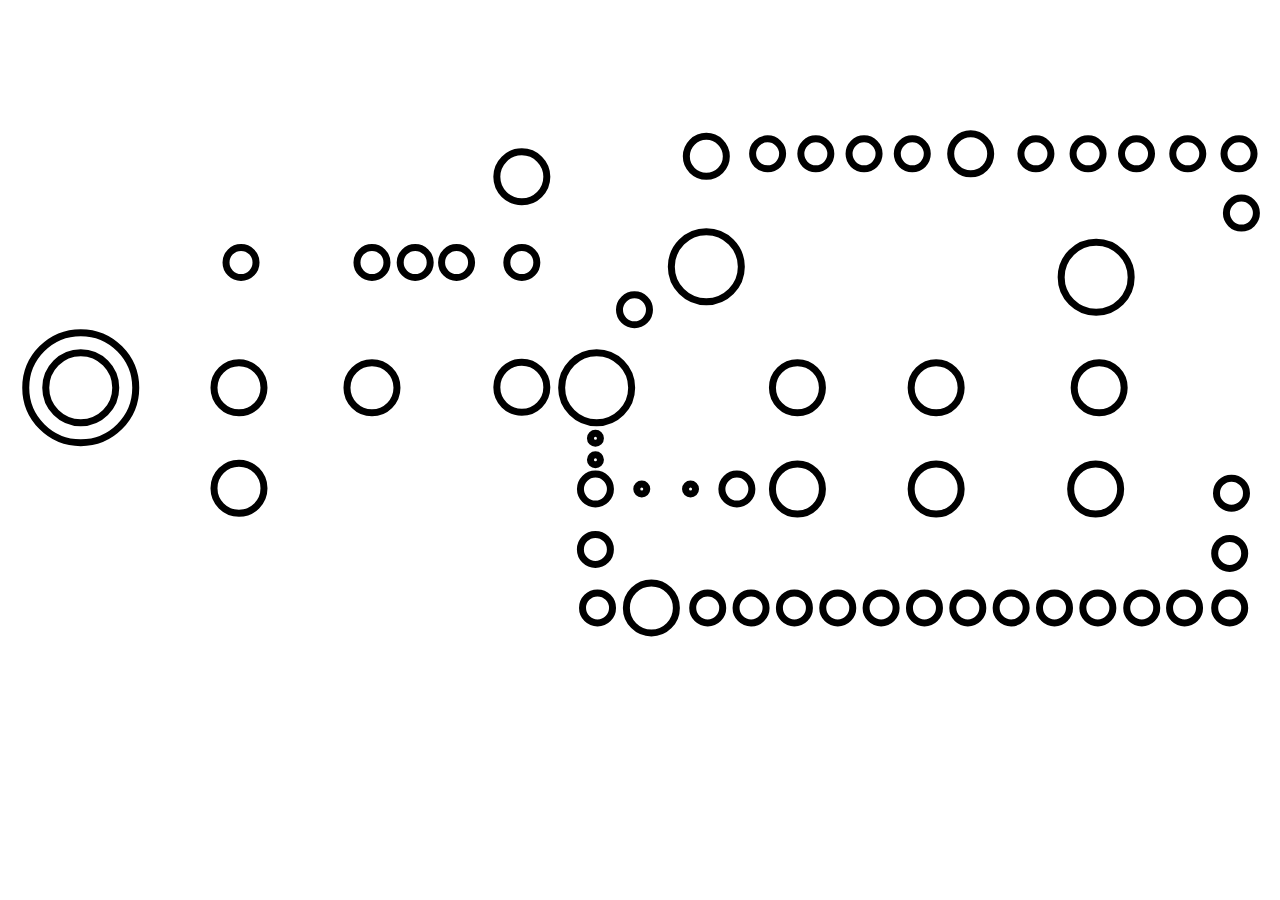
<file: index-backup.html>
<!DOCTYPE html>
<html>
  <head>
    <meta charset="utf-8">
    <title>JE-Metro Resume</title>
    <link rel="stylesheet" href="./resources/css/style.css" type="text/css">
    <link rel="stylesheet" href="./resources/css/reset.css" type="text/css">
  </head>
  <body>

    <div class="conteiner "id="background-metromap">

      <!-- Metro Stops Starts Here -->

      <div class="browsers" style="width: 2500px; height: 750px; overflow: hidden;">

        <svg width="2500" height="750">

          <!-- Life Line Stops Starts Here -->

              <g class="life-stop" x="80.746" y="387.74">
                  <circle id="b-date1" class="click" cx="80.746" cy="387.74" r="55" stroke="black" stroke-width="7" fill="white" />
              </g>

              <g class="life-stop" x="80.746" y="387.74">
                <a xlink:href="" target="_top">
                  <circle id="b-date2" class="click" cx="80.746" cy="387.74" r="35" stroke="black" stroke-width="7" fill="white" />
                </a>
              </g>

              <g class="life-stop" x="238.987" y="387.74">
                <a href="#openElementary" target="_top">
                  <circle id="elementary-school" class="click" cx="238.987" cy="387.74" r="25" stroke="black" stroke-width="7" fill="white" />
                </a>

              </g>

              <g class="life-stop" x="238.987" y="488.243">
                <a xlink:href="" target="_top">
                  <circle id="il-nj" class="click" cx="238.987" cy="488.243" r="25" stroke="black" stroke-width="7" fill="white" />
                </a>
              </g>

              <g class="life-stop" x="371.971" y="387.74">
                <a xlink:href="" target="_top">
                  <circle id="middle-school" class="click" cx="371.971" cy="387.74" r="25" stroke="black" stroke-width="7" fill="white" />
                </a>
              </g>

              <g class="life-stop" x="521.826" y="387.256">
                <a xlink:href="" target="_top">
                  <circle id="bjp" class="click" cx="521.826" cy="387.256" r="25" stroke="black" stroke-width="7" fill="white" />
                </a>
              </g>

              <g class="life-stop" x="521.826" y="176.83">
                <a xlink:href="" target="_top">
                  <circle id="mexico" class="click" cx="521.826" cy="176.83" r="25" stroke="black" stroke-width="7" fill="white" />
                </a>
              </g>

              <g class="life-stop" x="596.652" y="387.74">
                <a xlink:href="" target="_top">
                  <circle id="high-school" class="click" cx="596.652" cy="387.74" r="35" stroke="black" stroke-width="7" fill="white" />
                </a>
              </g>

              <g class="life-stop" x="797.436" y="387.74">
                <a xlink:href="" target="_top">
                  <circle id="europe" class="click" cx="797.436" cy="387.74" r="25" stroke="black" stroke-width="7" fill="white" />
                </a>
              </g>

              <g class="life-stop" x="936.147" y="387.74">
                <a xlink:href="" target="_top">
                  <circle id="ny" class="click" cx="936.147" cy="387.74" r="25" stroke="black" stroke-width="7" fill="white" />
                </a>
              </g>

              <g class="life-stop" x="1099.179" y="387.74">
                <a xlink:href="" target="_top">
                  <circle id="dominicana" class="click" cx="1099.179" cy="387.74" r="25" stroke="black" stroke-width="7" fill="white" />
                </a>
              </g>

              <g class="life-stop" x="1366.943" y="387.74">
                <a xlink:href="" target="_top">
                  <circle id="move-usa" class="click" cx="1366.943" cy="387.74" r="50" stroke="black" stroke-width="7" fill="white" />
                </a>
              </g>


              <g class="life-stop" x="1504.064" y="387.74">
                <a xlink:href="" target="_top">
                  <circle id="ma-usa" class="click" cx="1504.064" cy="387.74" r="25" stroke="black" stroke-width="7" fill="white" />
                </a>
              </g>

              <g class="life-stop" x="1643.891" y="387.74">
                <a xlink:href="" target="_top">
                  <circle id="colombia" class="click" cx="1643.891" cy="387.74" r="25" stroke="black" stroke-width="7" fill="white" />
                </a>
              </g>

              <g class="life-stop" x="1759.934" y="387.74">
                <a xlink:href="" target="_top">
                  <circle id="canada" class="click" cx="1759.934" cy="387.74" r="25" stroke="black" stroke-width="7" fill="white" />
                </a>
              </g>

              <g class="life-stop" x="1964.143" y="387.74">
                <a xlink:href="" target="_top">
                  <circle id="marrige" class="click" cx="1964.143" cy="387.74" r="35" stroke="black" stroke-width="7" fill="white" />
                </a>
              </g>

              <g class="life-stop" x="2035.33" y="387.74">
                <a xlink:href="" target="_top">
                  <circle id="nc-usa" class="click" cx="2035.33" cy="387.74" r="25" stroke="black" stroke-width="7" fill="white" />
                </a>
              </g>

              <g class="life-stop" x="2094.4" y="387.74">
                <a xlink:href="" target="_top">
                  <circle id="nc-co" class="click" cx="2094.4" cy="387.74" r="25" stroke="black" stroke-width="7" fill="white" />
                </a>
              </g>

        <!-- Life Line Stops Ends Here -->

        <!-- Education Line Stops Starts Here -->

          <g class="education-stop" x="634.483" y="309.79">
            <a xlink:href="#" target="_top">
              <circle id="upr-ponce" class="click" cx="634.483" cy="309.79" r="15" stroke="black" stroke-width="7" fill="white" />
            </a>
          </g>

              <g class="education-stop" x="706.327" y="266.818">
                <a xlink:href="" target="_top">
                  <circle id="upr-rp" class="click" cx="706.327" cy="266.818" r="35" stroke="black" stroke-width="7" fill="white" />
                </a>
              </g>

              <g class="education-stop" x="1096.166" y="277.218">
                <a xlink:href="" target="_top">
                  <circle id="sagrado" class="click" cx="1096.166" cy="277.218" r="35" stroke="black" stroke-width="7" fill="white" />
                </a>
              </g>

              <g class="education-stop" x="1759.934" y="487.908">
                <a xlink:href="#" target="_top">
                  <circle id="scsu" class="click" cx="1759.934" cy="487.908" r="25" stroke="black" stroke-width="7" fill="white" />
                </a>
              </g>

              <g class="education-stop" x="1894.521" y="487.908">
                <a xlink:href="#" target="_top">
                  <circle id="hcc" class="click" cx="1894.521" cy="487.908" r="25" stroke="black" stroke-width="7" fill="white" />
                </a>
              </g>

              <g class="education-stop" x="2123.876" y="487.908">
                <a xlink:href="#" target="_top">
                  <circle id="unc-ch" class="click" cx="2123.876" cy="487.908" r="25" stroke="black" stroke-width="7" fill="white" />
                </a>
              </g>

              <g class="education-stop" x="2190.934" y="487.908">
                <a xlink:href="#" target="_top">
                  <circle id="codecademy" class="click" cx="2190.934" cy="487.908" r="15" stroke="black" stroke-width="7" fill="white" />
                </a>
              </g>

            <!-- Education Line Stops Ends Here -->

            <!-- Jobs Line Stops Starts Here -->

              <g class="job-stop" x="595.439" y="438.166">
                <a xlink:href="#" target="_top">
                  <circle id="greco" class="click" cx="595.439" cy="438.166" r="5" stroke="black" stroke-width="7" fill="white" />
                </a>
              </g>

              <g class="job-stop" x="595.439" y="461.82">
                <a xlink:href="#" target="_top">
                  <circle id="farmacia" class="click" cx="595.439" cy="459.82" r="5" stroke="black" stroke-width="7" fill="white" />
                </a>
              </g>

              <g class="job-stop" x="595.439" y="489.014">
                <a xlink:href="#" target="_top">
                  <circle id="antoninos" class="click" cx="595.439" cy="489.014" r="15" stroke="black" stroke-width="7" fill="white" />
                </a>
              </g>

              <g class="job-stop" x="641.766" y="489.014">
                <a xlink:href="#" target="_top">
                  <circle id="cine" class="click" cx="641.766" cy="489.014" r="5" stroke="black" stroke-width="7" fill="white" />
                </a>
              </g>

              <g class="job-stop" x="690.527" y="489.014">
                <a xlink:href="#" target="_top">
                  <circle id="pizzahut" class="click" cx="690.527" cy="489.014" r="5" stroke="black" stroke-width="7" fill="white" />
                </a>
              </g>

              <g class="job-stop" x="736.876" y="489.014">
                <a xlink:href="#" target="_top">
                  <circle id="gap" class="click" cx="736.876" cy="489.014" r="15" stroke="black" stroke-width="7" fill="white" />
                </a>
              </g>

              <g class="job-stop" x="797.436" y="489.014">
                <a xlink:href="#" target="_top">
                  <circle id="biblioteca" class="click" cx="797.436" cy="489.014" r="25" stroke="black" stroke-width="7" fill="white" />
                </a>
              </g>

              <g class="job-stop" x="936.147" y="489.014">
                <a xlink:href="#" target="_top">
                  <circle id="de1" class="click" cx="936.147" cy="489.014" r="25" stroke="black" stroke-width="7" fill="white" />
                </a>
              </g>

              <g class="job-stop" x="1095.654" y="489.014">
                <a xlink:href="#" target="_top">
                  <circle id="cdata" class="click" cx="1095.654" cy="489.014" r="25" stroke="black" stroke-width="7" fill="white" />
                </a>
              </g>

              <g class="job-stop" x="1231.494" y="493.173">
                <a xlink:href="#" target="_top">
                  <circle id="de2" class="click" cx="1231.494" cy="493.173" r="15" stroke="black" stroke-width="7" fill="white" />
                </a>
              </g>

              <g class="job-stop" x="1504.064" y="276.011">
                <a xlink:href="#" target="_top">
                  <circle id="jfk" class="click" cx="1504.064" cy="276.011" r="25" stroke="black" stroke-width="7" fill="white" />
                </a>
              </g>

              <g class="job-stop" x="1643.891" y="276.011">
                <a xlink:href="#" target="_top">
                  <circle id="girlsinc" class="click" cx="1643.891" cy="276.011" r="15" stroke="black" stroke-width="7" fill="white" />
                </a>
              </g>

              <g class="job-stop" x="1759.934" y="276.011">
                <a xlink:href="#" target="_top">
                  <circle id="aces" class="click" cx="1759.934" cy="276.011" r="25" stroke="black" stroke-width="7" fill="white" />
                </a>
              </g>

              <g class="job-stop" x="11894.246" y="276.011">
                <a xlink:href="#" target="_top">
                  <circle id="hpl" class="click" cx="1894.246" cy="276.011" r="25" stroke="black" stroke-width="7" fill="white" />
                </a>
              </g>

              <g class="job-stop" x="2056.4" y="276.011">
                <a xlink:href="#" target="_top">
                  <circle id="kenan-flagler" class="click" cx="2056.4" cy="276.011" r="25" stroke="black" stroke-width="7" fill="white" />
                </a>
              </g>

            <!-- Jobs Line Stops Ends Here -->

            <!-- Arts & Design Line Stops Starts Here -->

              <g class="artdesign-stop" x="241.026" y="262.494">
                <a xlink:href="#" target="_top">
                  <circle id="crafts" class="click" cx="241.026" cy="262.494" r="15" stroke="black" stroke-width="7" fill="white" />
                </a>
              </g>

              <g class="artdesign-stop" x="371.971" y="262.494">
                <a xlink:href="#" target="_top">
                  <circle id="industrial-arts" class="click" cx="371.971" cy="262.494" r="15" stroke="black" stroke-width="7" fill="white" />
                </a>
              </g>

              <g class="artdesign-stop" x="415.194" y="262.494">
                <a xlink:href="#" target="_top">
                  <circle id="drafting" class="click" cx="415.194" cy="262.494" r="15" stroke="black" stroke-width="7" fill="white" />
                </a>
              </g>

              <g class="artdesign-stop" x="456.569" y="262.494">
                <a xlink:href="#" target="_top">
                  <circle id="music" class="click" cx="456.569" cy="262.494" r="15" stroke="black" stroke-width="7" fill="white" />
                </a>
              </g>

              <g class="artdesign-stop" x="521.826" y="262.494">
                <a xlink:href="#" target="_top">
                  <circle id="dance" class="click" cx="521.826" cy="262.494" r="15" stroke="black" stroke-width="7" fill="white" />
                </a>
              </g>

              <g class="artdesign-stop" x="706.327" y="156.296">
                <a xlink:href="#" target="_top">
                  <circle id="architecture" class="click" cx="706.327" cy="156.296" r="20" stroke="black" stroke-width="7" fill="white" />
                </a>
              </g>

              <g class="artdesign-stop" x="767.611" y="153.849">
                <a xlink:href="#" target="_top">
                  <circle id="mechanical" class="click" cx="767.611" cy="153.849" r="15" stroke="black" stroke-width="7" fill="white" />
                </a>
              </g>

              <g class="artdesign-stop" x="815.831" y="153.849">
                <a xlink:href="#" target="_top">
                  <circle id="artesanias" class="click" cx="815.831" cy="153.849" r="15" stroke="black" stroke-width="7" fill="white" />
                </a>
              </g>

              <g class="artdesign-stop" x="864.06" y="153.849">
                <a xlink:href="#" target="_top">
                  <circle id="music-app" class="click" cx="864.06" cy="153.849" r="15" stroke="black" stroke-width="7" fill="white" />
                </a>
              </g>

              <g class="artdesign-stop" x="912.289" y="153.849">
                <a xlink:href="#" target="_top">
                  <circle id="art-app" class="click" cx="912.289" cy="153.849" r="15" stroke="black" stroke-width="7" fill="white" />
                </a>
              </g>

              <g class="artdesign-stop" x="970.685" y="153.849">
                <a xlink:href="#" target="_top">
                  <circle id="art-history" class="click" cx="970.685" cy="153.849" r="20" stroke="black" stroke-width="7" fill="white" />
                </a>
              </g>

              <g class="artdesign-stop" x="1035.915" y="153.849">
                <a xlink:href="#" target="_top">
                  <circle id="design" class="click" cx="1035.915" cy="153.849" r="15" stroke="black" stroke-width="7" fill="white" />
                </a>
              </g>

              <g class="artdesign-stop" x="1088.082" y="153.849">
                <a xlink:href="#" target="_top">
                  <circle id="drawing" class="click" cx="1088.082" cy="153.849" r="15" stroke="black" stroke-width="7" fill="white" />
                </a>
              </g>

              <g class="artdesign-stop" x="1136.519" y="153.849">
                <a xlink:href="#" target="_top">
                  <circle id="sculpture" class="click" cx="1136.519" cy="153.849" r="15" stroke="black" stroke-width="7" fill="white" />
                </a>
              </g>

              <g class="artdesign-stop" x="1187.772" y="153.849">
                <a xlink:href="#" target="_top">
                  <circle id="painting" class="click" cx="1187.772" cy="153.849" r="15" stroke="black" stroke-width="7" fill="white" />
                </a>
              </g>

              <g class="artdesign-stop" x="1239.025" y="153.849">
                <a xlink:href="#" target="_top">
                  <circle id="printmaking" class="click" cx="1239.025" cy="153.849" r="15" stroke="black" stroke-width="7" fill="white" />
                </a>
              </g>

              <g class="artdesign-stop" x="1241.414" y="213.049">
                <a xlink:href="#" target="_top">
                  <circle id="photography" class="click" cx="1241.414" cy="213.049" r="15" stroke="black" stroke-width="7" fill="white" />
                </a>
              </g>

              <g class="artdesign-stop" x="1498.743" y="605.956">
                <a xlink:href="#" target="_top">
                  <circle id="logos" class="click" cx="1498.743" cy="605.956" r="15" stroke="black" stroke-width="7" fill="white" />
                </a>
              </g>

              <g class="artdesign-stop" x="1548.354" y="605.956">
                <a xlink:href="#" target="_top">
                  <circle id="videos" class="click" cx="1548.354" cy="605.956" r="15" stroke="black" stroke-width="7" fill="white" />
                </a>
              </g>

              <g class="artdesign-stop" x="1601.743" y="605.956">
                <a xlink:href="#" target="_top">
                  <circle id="webdesign" class="click" cx="1601.743" cy="605.956" r="15" stroke="black" stroke-width="7" fill="white" />
                </a>
              </g>

              <g class="artdesign-stop" x="1655.131" y="605.956">
                <a xlink:href="#" target="_top">
                  <circle id="manuals" class="click" cx="1655.131" cy="605.956" r="15" stroke="black" stroke-width="7" fill="white" />
                </a>
              </g>

              <g class="artdesign-stop" x="1705.742" y="605.956">
                <a xlink:href="#" target="_top">
                  <circle id="graphs" class="click" cx="1705.742" cy="605.956" r="15" stroke="black" stroke-width="7" fill="white" />
                </a>
              </g>

              <g class="artdesign-stop" x="1756.353" y="605.956">
                <a xlink:href="#" target="_top">
                  <circle id="infographics" class="click" cx="1756.353" cy="605.956" r="15" stroke="black" stroke-width="7" fill="white" />
                </a>
              </g>

              <g class="artdesign-stop" x="1803.992" y="605.956">
                <a xlink:href="#" target="_top">
                  <circle id="brochures" class="click" cx="1803.992" cy="605.956" r="15" stroke="black" stroke-width="7" fill="white" />
                </a>
              </g>

              <g class="artdesign-stop" x="1851.631" y="605.956">
                <a xlink:href="#" target="_top">
                  <circle id="flyers" class="click" cx="1851.631" cy="605.956" r="15" stroke="black" stroke-width="7" fill="white" />
                </a>
              </g>

              <g class="artdesign-stop" x="1899.27" y="605.956">
                <a xlink:href="#" target="_top">
                  <circle id="typography" class="click" cx="1899.27" cy="605.956" r="15" stroke="black" stroke-width="7" fill="white" />
                </a>
              </g>

              <g class="artdesign-stop" x="1950.094" y="605.956">
                <a xlink:href="#" target="_top">
                  <circle id="layouts" class="click" cx="1950.094" cy="605.956" r="15" stroke="black" stroke-width="7" fill="white" />
                </a>
              </g>

              <g class="artdesign-stop" x="2000.919" y="605.956">
                <a xlink:href="#" target="_top">
                  <circle id="posters" class="click" cx="2000.919" cy="605.956" r="15" stroke="black" stroke-width="7" fill="white" />
                </a>
              </g>

              <g class="artdesign-stop" x="2054.611" y="605.956">
                <a xlink:href="#" target="_top">
                  <circle id="books" class="click" cx="2054.611" cy="605.956" r="15" stroke="black" stroke-width="7" fill="white" />
                </a>
              </g>

              <g class="artdesign-stop" x="2107.492" y="605.956">
                <a xlink:href="#" target="_top">
                  <circle id="envelopes" class="click" cx="2107.492" cy="605.956" r="15" stroke="black" stroke-width="7" fill="white" />
                </a>
              </g>

              <g class="artdesign-stop" x="2161.399" y="605.956">
                <a xlink:href="#" target="_top">
                  <circle id="letterheads" class="click" cx="2161.399" cy="605.956" r="15" stroke="black" stroke-width="7" fill="white" />
                </a>
              </g>

              <g class="artdesign-stop" x="2214.496" y="605.956">
                <a xlink:href="#" target="_top">
                  <circle id="business-cards" class="click" cx="2214.496" cy="605.956" r="15" stroke="black" stroke-width="7" fill="white" />
                </a>
              </g>

              <g class="artdesign-stop" x="2265.436" y="605.956">
                <a xlink:href="#" target="_top">
                  <circle id="packaging" class="click" cx="2265.436" cy="605.956" r="15" stroke="black" stroke-width="7" fill="white" />
                </a>
              </g>

              <g class="artdesign-stop" x="2314.113" y="605.956">
                <a xlink:href="#" target="_top">
                  <circle id="webdevelopment" class="click" cx="2314.113" cy="605.956" r="15" stroke="black" stroke-width="7" fill="white" />
                </a>
              </g>

              <g class="artdesign-stop" x="2338.725" y="551.613">
                <a xlink:href="#" target="_top">
                  <circle id="webdevelopment2" class="click" cx="2338.725" cy="551.613" r="5" stroke="black" stroke-width="7" fill="white" />
                </a>
              </g>

              <g class="artdesign-stop" x="2360.633" y="497.52">
                <a xlink:href="#" target="_top">
                  <circle id="webdevelopment3" class="click" cx="2360.633" cy="497.52" r="5" stroke="black" stroke-width="7" fill="white" />
                </a>
              </g>

              <g class="artdesign-stop" x="2379.859" y="448.76">
                <a xlink:href="#" target="_top">
                  <circle id="webdevelopment4" class="click" cx="2379.859" cy="448.76" r="5" stroke="black" stroke-width="7" fill="white" />
                </a>
              </g>

            <!-- Arts & Design Skills Line Stops Ends Here -->

            <!-- Professional Skills Line Stops Starts Here -->

            <g class="artdesign-stop" x="595.396" y="549.408">
              <a xlink:href="#" target="_top">
                <circle id="coustumer-service" class="click" cx="595.396" cy="549.408" r="15" stroke="black" stroke-width="7" fill="white" />
              </a>
            </g>

            <g class="artdesign-stop" x="597.521" y="607.932">
              <a xlink:href="#" target="_top">
                <circle id="managment" class="click" cx="597.521" cy="607.932" r="15" stroke="black" stroke-width="7" fill="white" />
              </a>
            </g>

            <g class="artdesign-stop" x="651.379" y="607.932">
              <a xlink:href="#" target="_top">
                <circle id="pedagogy" class="click" cx="651.379" cy="607.932" r="25" stroke="black" stroke-width="7" fill="white" />
              </a>
            </g>

            <g class="artdesign-stop" x="707.714" y="607.932">
              <a xlink:href="#" target="_top">
                <circle id="curriculum" class="click" cx="707.714" cy="607.932" r="15" stroke="black" stroke-width="7" fill="white" />
              </a>
            </g>

            <g class="artdesign-stop" x="751.063" y="607.932">
              <a xlink:href="#" target="_top">
                <circle id="classroom" class="click" cx="751.063" cy="607.932" r="15" stroke="black" stroke-width="7" fill="white" />
              </a>
            </g>

            <g class="artdesign-stop" x="794.411" y="607.932">
              <a xlink:href="#" target="_top">
                <circle id="assessment" class="click" cx="794.411" cy="607.932" r="15" stroke="black" stroke-width="7" fill="white" />
              </a>
            </g>

            <g class="artdesign-stop" x="837.76" y="607.932">
              <a xlink:href="#" target="_top">
                <circle id="educational-technology" class="click" cx="837.76" cy="607.932" r="15" stroke="black" stroke-width="7" fill="white" />
              </a>
            </g>

            <g class="artdesign-stop" x="881.109" y="607.932">
              <a xlink:href="#" target="_top">
                <circle id="instructional-design" class="click" cx="881.109" cy="607.932" r="15" stroke="black" stroke-width="7" fill="white" />
              </a>
            </g>

            <g class="artdesign-stop" x="924.457" y="607.932">
              <a xlink:href="#" target="_top">
                <circle id="andragogy" class="click" cx="924.457" cy="607.932" r="15" stroke="black" stroke-width="7" fill="white" />
              </a>
            </g>

            <g class="artdesign-stop" x="967.806" y="607.932">
              <a xlink:href="#" target="_top">
                <circle id="presentations" class="click" cx="967.806" cy="607.932" r="15" stroke="black" stroke-width="7" fill="white" />
              </a>
            </g>

            <g class="artdesign-stop" x="1011.155" y="607.932">
              <a xlink:href="#" target="_top">
                <circle id="workshops" class="click" cx="1011.155" cy="607.932" r="15" stroke="black" stroke-width="7" fill="white" />
              </a>
            </g>

            <g class="artdesign-stop" x="1054.503" y="607.932">
              <a xlink:href="#" target="_top">
                <circle id="oline-courses" class="click" cx="1054.503" cy="607.932" r="15" stroke="black" stroke-width="7" fill="white" />
              </a>
            </g>

            <g class="artdesign-stop" x="1097.852" y="607.932">
              <a xlink:href="#" target="_top">
                <circle id="oline-tutorials" class="click" cx="1097.852" cy="607.932" r="15" stroke="black" stroke-width="7" fill="white" />
              </a>
            </g>

            <g class="artdesign-stop" x="1141.738" y="607.932">
              <a xlink:href="#" target="_top">
                <circle id="LMS" class="click" cx="1141.738" cy="607.932" r="15" stroke="black" stroke-width="7" fill="white" />
              </a>
            </g>

            <g class="artdesign-stop" x="1184.549" y="607.932">
              <a xlink:href="#" target="_top">
                <circle id="CMS" class="click" cx="1184.549" cy="607.932" r="15" stroke="black" stroke-width="7" fill="white" />
              </a>
            </g>

            <g class="artdesign-stop" x="1229.694" y="607.932">
              <a xlink:href="#" target="_top">
                <circle id="web2" class="click" cx="1229.694" cy="607.932" r="15" stroke="black" stroke-width="7" fill="white" />
              </a>
            </g>

            <g class="artdesign-stop" x="1229.694" y="553.435">
              <a xlink:href="#" target="_top">
                <circle id="social-media" class="click" cx="1229.694" cy="553.435" r="15" stroke="black" stroke-width="7" fill="white" />
              </a>
            </g>

            <g class="artdesign-stop" x="1506.916" y="149.822">
              <a xlink:href="#" target="_top">
                <circle id="english" class="click" cx="1506.916" cy="149.822" r="15" stroke="black" stroke-width="7" fill="white" />
              </a>
            </g>

            <g class="artdesign-stop" x="1569.364" y="147.871">
              <a xlink:href="#" target="_top">
                <circle id="operations" class="click" cx="1569.364" cy="147.871" r="15" stroke="black" stroke-width="7" fill="white" />
              </a>
            </g>

            <g class="artdesign-stop" x="1637.895" y="147.871">
              <a xlink:href="#" target="_top">
                <circle id="tech-integration" class="click" cx="1637.895" cy="147.871" r="15" stroke="black" stroke-width="7" fill="white" />
              </a>
            </g>

            <g class="artdesign-stop" x="1706.426" y="147.871">
              <a xlink:href="#" target="_top">
                <circle id="2nd-language" class="click" cx="1706.426" cy="147.871" r="15" stroke="black" stroke-width="7" fill="white" />
              </a>
            </g>

            <g class="artdesign-stop" x="1772.372" y="147.871">
              <a xlink:href="#" target="_top">
                <circle id="spanish-2nd" class="click" cx="1772.372" cy="147.871" r="15" stroke="black" stroke-width="7" fill="white" />
              </a>
            </g>

            <g class="artdesign-stop" x="1828.797" y="147.871">
              <a xlink:href="#" target="_top">
                <circle id="responsive-classroom" class="click" cx="1828.797" cy="147.871" r="15" stroke="black" stroke-width="7" fill="white" />
              </a>
            </g>

            <g class="artdesign-stop" x="1895.363" y="147.871">
              <a xlink:href="#" target="_top">
                <circle id="events" class="click" cx="1895.363" cy="147.871" r="15" stroke="black" stroke-width="7" fill="white" />
              </a>
            </g>

            <g class="artdesign-stop" x="2053.768" y="147.871">
              <a xlink:href="#" target="_top">
                <circle id="networking" class="click" cx="2053.768" cy="147.871" r="15" stroke="black" stroke-width="7" fill="white" />
              </a>
            </g>

          <!-- Professional Skills Line Stops Ends Here -->

        </svg>

      </div>

<!-- Metro Stops Ends Here -->

    </div>

<!-- Modal Boxes Starts Here -->

    <div id="openElementary" class="modalDialog">

      <div>
        <a href="#close" title="Close" class="close">X</a>
        <h2>Modal Box</h2>
        <p>Madonna Louise Ciccone (/tʃɪˈkoʊni/; born August 16, 1958) is an American singer, songwriter, actress, and businesswoman who is regarded as one of the most famous and successful performing artists in the world. A leading presence during the emergence of MTV in the 1980s, Madonna is known for pushing the boundaries of lyrical content in mainstream popular music and visual imagery in music videos. The artist has also frequently reinvented both her music and her image while maintaining autonomy within the recording industry. Her musical productions, which have generated both controversy and commercial success, have often by acclaimed by music critics. Referred to as the "Queen of Pop", Madonna is often cited as an influence by a variety of musicians.</p>
      </div>

    </div>

    <!-- Modal Boxes Ends Here -->


  <!-- img id="background-metromap" src="./resources/images/MetroMap-2867x700.png" alt="" -->

  </body>
</html>
</file>
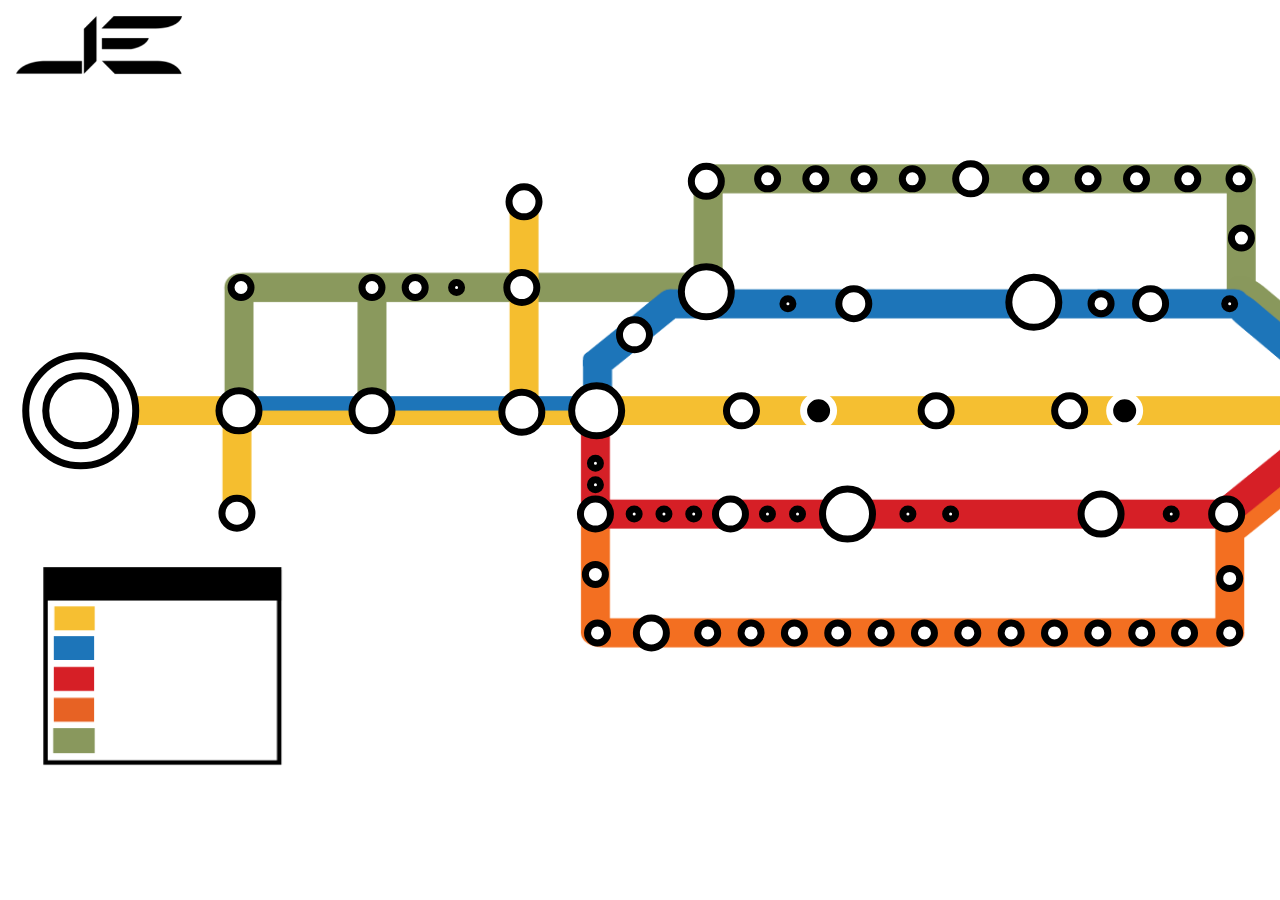
<file: index-text.html>
<!DOCTYPE html>
<html>
  <head>
    <meta charset="utf-8">
    <title>JE-Metro Resume</title>
    <link rel="stylesheet" href="./resources/css/style.css" type="text/css">
    <link rel="stylesheet" href="./resources/css/reset.css" type="text/css">
    <link href="https://fonts.googleapis.com/css?family=Didact+Gothic&amp;subset=latin-ext" rel="stylesheet">
  </head>
  <body>

    <header>

      <div id="JE-logo">
        <img src="./resources/images/Logo-bw-JE.png" alt="Josenrique's Logo">
      </div>

    </header>

    <section class="conteiner" id="background-metromap">

      <!-- Metro Stops Starts Here -->

      <div class="browsers" style="width: 2500px; height: 750px; overflow: hidden;">

        <svg xmlns="http://www.w3.org/2000/svg" xmlns:xlink="http://www.w3.org/1999/xlink" width="2500" height="750" onload="init(evt)">

          <!-- Life Line Stops Starts Here -->

              <!-- PR Section Starts -->

              <g class="life-stop" x="80.746" y="385.809">
                  <circle id="b-date1" class="click" cx="80.746" cy="385.809" r="55" stroke="black" stroke-width="7" fill="white" />
              </g>

              <g class="life-stop" x="80.746" y="385.809">
                <a xlink:href="" target="_top">
                  <circle id="b-date2" class="click" cx="80.746" cy="385.809" r="35" stroke="black" stroke-width="7" fill="white" />
                </a>
              </g>

              <g class="life-stop" x="238.987" y="385.809">
                <a href="#openElementary" target="_top">
                  <circle id="elementary-school" class="click" cx="238.987" cy="385.809" r="20" stroke="black" stroke-width="7" fill="white" />
                </a>

              </g>

              <g class="life-stop" x="236.948" y="488.243">
                <a xlink:href="" target="_top">
                  <circle id="il-nj" class="click" cx="236.948" cy="488.243" r="15" stroke="black" stroke-width="7" fill="white" />
                </a>
              </g>

              <g class="life-stop" x="371.971" y="385.809">
                <a xlink:href="#openMiddle" target="_top">
                  <circle id="middle-school" class="click" cx="371.971" cy="385.809" r="20" stroke="black" stroke-width="7" fill="white" />
                </a>
              </g>

              <g class="life-stop" x="521.826" y="387.256">
                <a xlink:href="#openBJP" target="_top">
                  <circle id="bjp" class="click" cx="521.826" cy="387.256" r="20" stroke="black" stroke-width="7" fill="white" />
                </a>
              </g>

              <g class="life-stop" x="524.018" y="176.83">
                <a xlink:href="" target="_top">
                  <circle id="mexico" class="click" cx="524.018" cy="176.83" r="15" stroke="black" stroke-width="7" fill="white" />
                  <!-- <image id="ma-usa" x="509.018" y="158.353" xlink:href="./resources/images/mexico.png" width="50" height="50" /> -->
                </a>
              </g>

              <g class="life-stop" x="596.652" y="385.809">
                <a xlink:href="#openHigh" target="_top">
                  <circle id="high-school" class="click" cx="596.652" cy="385.809" r="25" stroke="black" stroke-width="7" fill="white" />
                </a>
              </g>

              <g class="life-stop" x="741.474" y="385.809">
                <a xlink:href="" target="_top">
                  <circle id="europe" class="click" cx="741.474" cy="385.809" r="15" stroke="black" stroke-width="7" fill="white" />
                </a>
              </g>

              <g class="job-stop" x="818.582" y="385.809">
                <a xlink:href="#" target="_top">
                  <circle id="lic-arte-pr" class="click" cx="818.582" cy="385.809" r="15" stroke="white" stroke-width="7" fill="black" />
                </a>
              </g>

              <g class="life-stop" x="936.147" y="385.809">
                <a xlink:href="" target="_top">
                  <circle id="ny" class="click" cx="936.147" cy="385.809" r="15" stroke="black" stroke-width="7" fill="white" />
                </a>
              </g>

              <g class="life-stop" x="1069.644" y="385.809">
                <a xlink:href="" target="_top">
                  <circle id="dominicana" class="click" cx="1069.644" cy="385.809" r="15" stroke="black" stroke-width="7" fill="white" />
                </a>
              </g>

              <g class="job-stop" x="1124.652" y="385.809">
                <a xlink:href="#" target="_top">
                  <circle id="lic-tecno-pr" class="click" cx="1124.652" cy="385.809" r="15" stroke="white" stroke-width="7" fill="black" />
                </a>
              </g>

              <g class="life-stop" x="1314.634" y="326.894">

                    <image id="move-usa" class="click" x="1314.634" y="326.894" xlink:href="./resources/images/maleta.png" width="100" height="100" />

              </g>

              <!-- US Section Starts -->

              <g class="life-stop" x="1456.116" y="359.93">
                <image id="ma-usa" x="1456.116" y="359.93" xlink:href="./resources/images/MA.png" width="50" height="50" />
              </g>

              <g class="life-stop" x="1573.917" y="385.809">
                <a xlink:href="" target="_top">
                  <circle id="nuestras" class="click" cx="1573.917" cy="385.809" r="15" stroke="black" stroke-width="7" fill="white" />
                </a>
              </g>

              <g class="life-stop" x="1643.891" y="385.809">
                <a xlink:href="" target="_top">
                  <circle id="colombia" class="click" cx="1643.891" cy="385.809" r="15" stroke="black" stroke-width="7" fill="white" />
                </a>
              </g>

              <g class="life-stop" x="1759.934" y="385.809">
                <a xlink:href="" target="_top">
                  <circle id="canada" class="click" cx="1759.934" cy="385.809" r="15" stroke="black" stroke-width="7" fill="white" />
                </a>
              </g>

              <g class="life-stop" x="1892.515" y="345.918">
                  <image id="marrige" class="click" x="1892.515" y="345.918" xlink:href="./resources/images/wedding.png" width="70" height="70" />
              </g>

              <g class="life-stop" x="1979.097" y="385.809">
                  <image id="nc-usa" x="1979.097" y="359.93" xlink:href="./resources/images/NC.png" width="50" height="50" />
              </g>

              <g class="life-stop" x="2111.914" y="385.809">
                <a xlink:href="" target="_top">
                  <circle id="nc-co" class="click" cx="2111.914" cy="385.809" r="15" stroke="black" stroke-width="7" fill="white" />
                </a>
              </g>

        <!-- Life Line Stops Ends Here -->

        <!-- Education Line Stops Starts Here -->

              <!-- PR Section Starts -->

              <g class="education-stop" x="634.483" y="309.79">
                <a xlink:href="#" target="_top">
                  <circle id="upr-ponce" class="click" cx="634.483" cy="309.79" r="15" stroke="black" stroke-width="7" fill="white" />
                </a>
              </g>

              <g class="education-stop" x="706.327" y="266.818">
                <a xlink:href="#openupr-rp" target="_top">
                  <circle id="upr-rp" class="click" cx="706.327" cy="266.818" r="25" stroke="black" stroke-width="7" fill="white" />
                </a>
              </g>

              <g class="education-stop" x="787.917" y="278.647">
                <a xlink:href="#openupr-rp" target="_top">
                  <circle id="pd-uprrp" class="click" cx="787.917" cy="278.647" r="5" stroke="black" stroke-width="7" fill="white" />
                </a>
              </g>

              <g class="education-stop" x="853.794" y="278.647">
                <a xlink:href="#openupr-rp" target="_top">
                  <circle id="pd-de" class="click" cx="853.794" cy="278.647" r="15" stroke="black" stroke-width="7" fill="white" />
                </a>
              </g>

              <g class="education-stop" x="1033.831" y="277.218">
                <a xlink:href="" target="_top">
                  <circle id="sagrado" class="click" cx="1033.831" cy="277.218" r="25" stroke="black" stroke-width="7" fill="white" />
                </a>
              </g>

              <g class="education-stop" x="1101.068" y="278.647">
                <a xlink:href="#" target="_top">
                  <circle id="pd-hets" class="click" cx="1101.068" cy="278.647" r="10" stroke="black" stroke-width="7" fill="white" />
                </a>
              </g>

              <g class="education-stop" x="1150.603" y="278.647">
                <a xlink:href="#" target="_top">
                  <circle id="pd-cdata" class="click" cx="1150.603" cy="278.647" r="15" stroke="black" stroke-width="7" fill="white" />
                </a>
              </g>

              <g class="education-stop" x="1229.694" y="278.647">
                <a xlink:href="#" target="_top">
                  <circle id="pd-de2" class="click" cx="1229.694" cy="278.647" r="5" stroke="black" stroke-width="7" fill="white" />
                </a>
              </g>

              <!-- US Section Starts -->

              <g class="education-stop" x="1487.906" y="487.908">
                <a xlink:href="#" target="_top">
                  <circle id="pd-jfk" class="click" cx="1487.906" cy="487.908" r="10" stroke="black" stroke-width="7" fill="white" />
                </a>
              </g>

              <g class="education-stop" x="1641.756" y="487.908">
                <a xlink:href="#" target="_top">
                  <circle id="pd-girlsinc" class="click" cx="1641.756" cy="487.908" r="5" stroke="black" stroke-width="7" fill="white" />
                </a>
              </g>

              <g class="education-stop" x="1759.934" y="487.908">
                <a xlink:href="#" target="_top">
                  <circle id="scsu" class="click" cx="1759.934" cy="487.908" r="20" stroke="black" stroke-width="7" fill="white" />
                </a>
              </g>

              <g class="education-stop" x="1894.521" y="487.908">
                <a xlink:href="#" target="_top">
                  <circle id="hcc" class="click" cx="1894.521" cy="487.908" r="20" stroke="black" stroke-width="7" fill="white" />
                </a>
              </g>

              <g class="education-stop" x="2123.876" y="487.908">
                <a xlink:href="#" target="_top">
                  <circle id="unc-ch" class="click" cx="2123.876" cy="487.908" r="15" stroke="black" stroke-width="7" fill="white" />
                </a>
              </g>

              <g class="education-stop" x="2190.934" y="487.908">
                <a xlink:href="#" target="_top">
                  <circle id="codecademy" class="click" cx="2190.934" cy="487.908" r="15" stroke="black" stroke-width="7" fill="white" />
                </a>
              </g>

            <!-- Education Line Stops Ends Here -->

            <!-- Jobs Line Stops Starts Here -->

              <!-- PR Section Starts -->

              <g class="job-stop" x="595.439" y="438.166">
                <a xlink:href="#" target="_top">
                  <circle id="greco" class="click" cx="595.439" cy="438.166" r="5" stroke="black" stroke-width="7" fill="white" />
                </a>
              </g>

              <g class="job-stop" x="595.439" y="461.82">
                <a xlink:href="#" target="_top">
                  <circle id="farmacia" class="click" cx="595.439" cy="459.82" r="5" stroke="black" stroke-width="7" fill="white" />
                </a>
              </g>

              <g class="job-stop" x="595.439" y="489.014">
                <a xlink:href="#" target="_top">
                  <circle id="antoninos" class="click" cx="595.439" cy="489.014" r="15" stroke="black" stroke-width="7" fill="white" />
                </a>
              </g>

              <g class="job-stop" x="634.163" y="489.014">
                <a xlink:href="#" target="_top">
                  <circle id="cine" class="click" cx="634.163" cy="489.014" r="5" stroke="black" stroke-width="7" fill="white" />
                </a>
              </g>

              <g class="job-stop" x="663.955" y="489.014">
                <a xlink:href="#" target="_top">
                  <circle id="pizzahut" class="click" cx="663.955" cy="489.014" r="5" stroke="black" stroke-width="7" fill="white" />
                </a>
              </g>

              <g class="job-stop" x="693.747" y="489.014">
                <a xlink:href="#" target="_top">
                  <circle id="gap" class="click" cx="693.747" cy="489.014" r="5" stroke="black" stroke-width="7" fill="white" />
                </a>
              </g>

              <g class="job-stop" x="730.474" y="489.014">
                <a xlink:href="#" target="_top">
                  <circle id="biblioteca" class="click" cx="730.474" cy="489.014" r="15" stroke="black" stroke-width="7" fill="white" />
                </a>
              </g>

              <g class="job-stop" x="767.47" y="489.014">
                <a xlink:href="#" target="_top">
                  <circle id="anisa" class="click" cx="767.47" cy="489.014" r="5" stroke="black" stroke-width="7" fill="white" />
                </a>
              </g>

              <g class="job-stop" x="797.53" y="489.014">
                <a xlink:href="#" target="_top">
                  <circle id="practica" class="click" cx="797.53" cy="489.014" r="5" stroke="black" stroke-width="7" fill="white" />
                </a>
              </g>

              <g class="job-stop" x="847.512" y="489.014">
                <a xlink:href="#" target="_top">
                  <circle id="de1" class="click" cx="847.512" cy="489.014" r="25" stroke="black" stroke-width="7" fill="white" />
                </a>
              </g>

              <g class="job-stop" x="907.909" y="489.014">
                <a xlink:href="#" target="_top">
                  <circle id="practica" class="click" cx="907.909" cy="489.014" r="5" stroke="black" stroke-width="7" fill="white" />
                </a>
              </g>

              <g class="job-stop" x="950.619" y="489.014">
                <a xlink:href="#" target="_top">
                  <circle id="practica" class="click" cx="950.619" cy="489.014" r="5" stroke="black" stroke-width="7" fill="white" />
                </a>
              </g>

              <g class="job-stop" x="1101.068" y="489.014">
                <a xlink:href="#" target="_top">
                  <circle id="cdata" class="click" cx="1101.068" cy="489.014" r="20" stroke="black" stroke-width="7" fill="white" />
                </a>
              </g>

              <g class="job-stop" x="1171.224" y="489.014">
                <a xlink:href="#" target="_top">
                  <circle id="practica" class="click" cx="1171.224" cy="489.014" r="5" stroke="black" stroke-width="7" fill="white" />
                </a>
              </g>

              <g class="job-stop" x="1226.64" y="489.014">
                <a xlink:href="#" target="_top">
                  <circle id="de2" class="click" cx="1226.64" cy="489.014" r="15" stroke="black" stroke-width="7" fill="white" />
                </a>
              </g>

              <!-- US Section Starts -->

              <g class="job-stop" x="1487.906" y="278.817">
                <a xlink:href="#" target="_top">
                  <circle id="jfk" class="click" cx="1487.906" cy="278.817" r="20" stroke="black" stroke-width="7" fill="white" />
                </a>
              </g>

              <g class="job-stop" x="1573.96" y="276.011">
                <a xlink:href="#" target="_top">
                  <circle id="vol-nuestras" class="click" cx="1573.96" cy="276.011" r="15" stroke="white" stroke-width="7" fill="black" />
                </a>
              </g>

              <g class="job-stop" x="1643.891" y="276.011">
                <a xlink:href="#" target="_top">
                  <circle id="girlsinc" class="click" cx="1643.891" cy="276.011" r="15" stroke="black" stroke-width="7" fill="white" />
                </a>
              </g>

              <g class="job-stop" x="1759.934" y="276.011">
                <a xlink:href="#" target="_top">
                  <circle id="aces" class="click" cx="1759.934" cy="276.011" r="15" stroke="black" stroke-width="7" fill="white" />
                </a>
              </g>

              <g class="job-stop" x="11894.246" y="276.011">
                <a xlink:href="#" target="_top">
                  <circle id="hpl" class="click" cx="1894.246" cy="276.011" r="15" stroke="black" stroke-width="7" fill="white" />
                </a>
              </g>

              <g class="job-stop" x="2011.729" y="276.011">
                <a xlink:href="#" target="_top">
                  <circle id="vol-habitat" class="click" cx="2011.729" cy="276.011" r="15" stroke="white" stroke-width="7" fill="black" />
                </a>
              </g>

              <g class="job-stop" x="2071.468" y="276.011">
                <a xlink:href="#" target="_top">
                  <circle id="kenan-flagler" class="click" cx="2071.468" cy="276.011" r="20" stroke="black" stroke-width="7" fill="white" />
                </a>
              </g>

              <g class="job-stop" x="2130.449" y="276.752">
                <a xlink:href="#" target="_top">
                  <circle id="vol-kc" class="click" cx="2130.449" cy="276.752" r="11" stroke="white" stroke-width="7" fill="black" />
                </a>
              </g>

            <!-- Jobs Line Stops Ends Here -->

            <!-- Arts & Design Line Stops Starts Here -->

              <!-- PR Section Starts -->

              <g class="tooltip" x="241.026" y="262.494">
                <text class="tooltiptext" transform="translate(241.026,227)">Crafts</text>
                <circle id="crafts" cx="241.026" cy="262.494" r="10" stroke="black" stroke-width="7" fill="white" />
              </g>

              <g class="tooltip" x="371.971" y="262.494">
                <text class="tooltiptext" transform="translate(371.971,227)">Industrial Arts</text>
                <circle id="industrial-arts" class="click" cx="371.971" cy="262.494" r="10" stroke="black" stroke-width="7" fill="white" />
              </g>

              <g class="tooltip" x="415.194" y="262.494">
                <text class="tooltiptext" transform="translate(415.194,227)">Drafting</text>
                <circle id="drafting" class="click" cx="415.194" cy="262.494" r="10" stroke="black" stroke-width="7" fill="white" />
              </g>

              <g class="tooltip" x="456.569" y="262.494">
                <text class="tooltiptext" transform="translate(456.569,227)">Music</text>
                <circle id="music" class="click" cx="456.569" cy="262.494" r="5" stroke="black" stroke-width="7" fill="white" />
              </g>

              <g class="tooltip" x="521.826" y="262.494">
                <text class="tooltiptext" id="anchor-start" transform="translate(545.792,227)">Dance</text>
                <circle id="dance" class="click" cx="521.826" cy="262.494" r="15" stroke="black" stroke-width="7" fill="white" />
              </g>

              <g class="tooltip" x="706.327" y="156.296">
                <text class="tooltiptext" transform="translate(706.327,118)">Architectural Drafting</text>
                <circle id="architecture" class="click" cx="706.327" cy="156.296" r="15" stroke="black" stroke-width="7" fill="white" />
              </g>

              <g class="tooltip" x="767.611" y="153.849">
                <text class="tooltiptext" transform="translate(767.611,118)">Mechanical Drawing</text>
                <circle id="mechanical" class="click" cx="767.611" cy="153.849" r="10" stroke="black" stroke-width="7" fill="white" />
              </g>

              <g class="tooltip" x="815.831" y="153.849">
                <text class="tooltiptext" transform="translate(815.831,118)">Artisanal Arts</text>
                <circle id="artisanal-arts " class="click" cx="815.831" cy="153.849" r="10" stroke="black" stroke-width="7" fill="white" />                </a>
              </g>

              <g class="tooltip" x="864.06" y="153.849">
                <text class="tooltiptext" transform="translate(864.06,118)">Music Appreciation</text>
                <circle id="music-app" class="click" cx="864.06" cy="153.849" r="10" stroke="black" stroke-width="7" fill="white" />
              </g>

              <g class="tooltip" x="912.289" y="153.849">
                <text class="tooltiptext" transform="translate(912.289,118)">Art Appreciation</text>
                <circle id="art-app" class="click" cx="912.289" cy="153.849" r="10" stroke="black" stroke-width="7" fill="white" />
              </g>

              <g class="tooltip" x="970.685" y="153.849">
                <text class="tooltiptext" transform="translate(970.685,118)">Art History</text>
                <circle id="art-history" class="click" cx="970.685" cy="153.849" r="15" stroke="black" stroke-width="7" fill="white" />
              </g>

              <g class="tooltip" x="1035.915" y="153.849">
                <text class="tooltiptext" transform="translate(1035.915,118)">Design</text>
                <circle id="design" class="click" cx="1035.915" cy="153.849" r="10" stroke="black" stroke-width="7" fill="white" />
              </g>

              <g class="tooltip" x="1088.082" y="153.849">
                <text class="tooltiptext" transform="translate(1088.082,118)">Drawing</text>
                <circle id="drawing" class="click" cx="1088.082" cy="153.849" r="10" stroke="black" stroke-width="7" fill="white" />
              </g>

              <g class="tooltip" x="1136.519" y="153.849">
                <text class="tooltiptext" transform="translate(1136.519,118)">Sculpture</text>
                <circle id="sculpture" class="click" cx="1136.519" cy="153.849" r="10" stroke="black" stroke-width="7" fill="white" />
              </g>

              <g class="tooltip" x="1187.772" y="153.849">
                <text class="tooltiptext" transform="translate(1187.772,118)">Painting</text>
                <circle id="painting" class="click" cx="1187.772" cy="153.849" r="10" stroke="black" stroke-width="7" fill="white" />
              </g>

              <g class="tooltip" x="1239.025" y="153.849">
                <text class="tooltiptext" transform="translate(1239.025,118)">Printmaking</text>
                <circle id="printmaking" class="click" cx="1239.025" cy="153.849" r="10" stroke="black" stroke-width="7" fill="white" />
              </g>

              <g class="tooltip" x="1241.414" y="213.049">
                <text class="tooltiptext" id="anchor-start" transform="translate(1267.656,220)">Photography</text>
                <circle id="photography" class="click" cx="1241.414" cy="213.049" r="10" stroke="black" stroke-width="7" fill="white" />
                </a>
              </g>

              <!-- US Section Starts -->

              <g class="tooltip" x="1498.743" y="551.468">
                <text class="tooltiptext" id="anchor-end" transform="translate(1470.218,561.468)">Logos</text>
                <circle id="logos" class="click" cx="1498.743" cy="551.468" r="10" stroke="black" stroke-width="7" fill="white" />
              </g>

              <g class="tooltip" x="1498.743" y="605.956">
                <a xlink:href="#" target="_top">
                  <text class="tooltiptext" transform="translate(1498.743,654.705)">Web Design</text>
                  <circle id="webdesign" class="click" cx="1498.743" cy="605.956" r="10" stroke="black" stroke-width="7" fill="white" />
                </a>
              </g>

              <g class="tooltip" x="1549.031" y="605.956">
                <a xlink:href="#" target="_top">
                  <text class="tooltiptext" transform="translate(1549.031,654.705)">Videos</text>
                  <circle id="videos" class="click" cx="1549.031" cy="605.956" r="10" stroke="black" stroke-width="7" fill="white" />
                </a>
              </g>

              <g class="tooltip" x="1599.319" y="605.956">
                <a xlink:href="#" target="_top">
                  <text class="tooltiptext" transform="translate(1599.319,654.705)">Manuals</text>
                  <circle id="manuals" class="click" cx="1599.319" cy="605.956" r="10" stroke="black" stroke-width="7" fill="white" />
                </a>
              </g>

              <g class="tooltip" x="1649.607" y="605.956">
                <a xlink:href="#" target="_top">
                  <text class="tooltiptext" transform="translate(1649.607,654.705)">Graphs</text>
                  <circle id="graphs" class="click" cx="1649.607" cy="605.956" r="10" stroke="black" stroke-width="7" fill="white" />
                </a>
              </g>

              <g class="tooltip" x="1699.895" y="605.956">
                <a xlink:href="#" target="_top">
                  <text class="tooltiptext" transform="translate(1699.895,654.705)">Infographics</text>
                  <circle id="infographics" class="click" cx="1699.895" cy="605.956" r="10" stroke="black" stroke-width="7" fill="white" />
                </a>
              </g>

              <g class="tooltip" x="1750.182" y="605.956">
                <a xlink:href="#" target="_top">
                  <text class="tooltiptext" transform="translate(1750.182,654.705)">Brochures</text>
                  <circle id="brochures" class="click" cx="1750.182" cy="605.956" r="10" stroke="black" stroke-width="7" fill="white" />
                </a>
              </g>

              <g class="tooltip" x="1800.47" y="605.956">
                <a xlink:href="#" target="_top">
                  <text class="tooltiptext" transform="translate(1800.47,654.705)">Flyers</text>
                  <circle id="flyers" class="click" cx="1800.47" cy="605.956" r="10" stroke="black" stroke-width="7" fill="white" />
                </a>
              </g>

              <g class="tooltip" x="1850.758" y="605.956">
                <a xlink:href="#" target="_top">
                  <text class="tooltiptext" transform="translate(1850.758,654.705)">Typography</text>
                  <circle id="typography" class="click" cx="1850.758" cy="605.956" r="10" stroke="black" stroke-width="7" fill="white" />
                </a>
              </g>

              <g class="tooltip" x="1901.046" y="605.956">
                <a xlink:href="#" target="_top">
                  <text class="tooltiptext" transform="translate(1901.046,654.705)">Layout</text>
                  <circle id="layout" class="click" cx="1901.046" cy="605.956" r="10" stroke="black" stroke-width="7" fill="white" />
                </a>
              </g>

              <g class="tooltip" x="1951.334" y="605.956">
                <a xlink:href="#" target="_top">
                  <text class="tooltiptext" transform="translate(1951.334,654.705)">Posters</text>
                  <circle id="posters" class="click" cx="1951.334" cy="605.956" r="10" stroke="black" stroke-width="7" fill="white" />
                </a>
              </g>

              <g class="tooltip" x="2001.622" y="605.956">
                <a xlink:href="#" target="_top">
                  <text class="tooltiptext" transform="translate(2001.622,654.705)">Book Covers</text>
                  <circle id="books" class="click" cx="2001.622" cy="605.956" r="10" stroke="black" stroke-width="7" fill="white" />
                </a>
              </g>

              <g class="tooltip" x="2051.91" y="605.956">
                <a xlink:href="#" target="_top">
                  <text class="tooltiptext" transform="translate(2051.91,654.705)">Envelopes</text>
                  <circle id="envelopes" class="click" cx="2051.91" cy="605.956" r="10" stroke="black" stroke-width="7" fill="white" />
                </a>
              </g>

              <g class="tooltip" x="2102.198" y="605.956">
                <a xlink:href="#" target="_top">
                  <text class="tooltiptext" transform="translate(2102.198,654.705)">Letterheads</text>
                  <circle id="letterheads" class="click" cx="2102.198" cy="605.956" r="10" stroke="black" stroke-width="7" fill="white" />
                </a>
              </g>

              <g class="tooltip" x="2152.486" y="605.956">
                <a xlink:href="#" target="_top">
                  <text class="tooltiptext" transform="translate(2152.486,654.705)">Buissness Cards</text>
                  <circle id="business-cards" class="click" cx="2152.486" cy="605.956" r="10" stroke="black" stroke-width="7" fill="white" />
                </a>
              </g>

              <g class="tooltip" x="2202.774" y="605.956">
                <a xlink:href="#" target="_top">
                  <text class="tooltiptext" transform="translate(2202.774,654.705)">Packaging</text>
                  <circle id="packaging" class="click" cx="2202.774" cy="605.956" r="10" stroke="black" stroke-width="7" fill="white" />
                </a>
              </g>

              <g class="tooltip" x="2203.42" y="551.468">
                <a xlink:href="#" target="_top">
                  <text class="tooltiptext" id="anchor-start" transform="translate(2229.969,561.468)">Website Development</text>
                  <circle id="webdevelopment" class="click" cx="2203.42" cy="551.468" r="12" stroke="black" stroke-width="7" fill="white" />
                </a>
              </g>

          <!-- Arts & Design Skills Line Stops Ends Here -->

          <!-- Professional Skills Line Stops Starts Here -->

            <!-- PR Section Starts -->

            <g class="tooltip" x="595.396" y="549.408">
              <a xlink:href="#" target="_top">
                <text class="tooltiptext" id="anchor-end" transform="translate(568.89,555.91)">Coustumer Service</text>
                <circle id="coustumer-service" class="click" cx="595.396" cy="549.408" r="10" stroke="black" stroke-width="7" fill="white" />
              </a>
            </g>

            <g class="tooltip" x="597.521" y="607.932">
              <a xlink:href="#" target="_top">
                <text class="tooltiptext" transform="translate(597.521,654.705)">Managment</text>
                <circle id="managment" class="click" cx="597.521" cy="607.932" r="10" stroke="black" stroke-width="7" fill="white" />
              </a>
            </g>

            <g class="tooltip" x="651.379" y="607.932">
              <a xlink:href="#" target="_top">
                <text class="tooltiptext" transform="translate(651.379,654.705)">Pedagogy</text>
                <circle id="pedagogy" class="click" cx="651.379" cy="607.932" r="15" stroke="black" stroke-width="7" fill="white" />
              </a>
            </g>

            <g class="tooltip" x="707.714" y="607.932">
              <a xlink:href="#" target="_top">
                <text class="tooltiptext" transform="translate(707.714,654.705)">Curriculum Developmen</text>
                <circle id="curriculum" class="click" cx="707.714" cy="607.932" r="10" stroke="black" stroke-width="7" fill="white" />
              </a>
            </g>

            <g class="tooltip" x="751.063" y="607.932">
              <a xlink:href="#" target="_top">
                <text class="tooltiptext" transform="translate(751.063,654.705)">Classroom Managment</text>
                <circle id="classroom" class="click" cx="751.063" cy="607.932" r="10" stroke="black" stroke-width="7" fill="white" />
              </a>
            </g>

            <g class="tooltip" x="794.411" y="607.932">
              <a xlink:href="#" target="_top">
                <text class="tooltiptext" transform="translate(794.411,654.705)">Evaluation/Assessment</text>
                <circle id="assessment" class="click" cx="794.411" cy="607.932" r="10" stroke="black" stroke-width="7" fill="white" />
              </a>
            </g>

            <g class="tooltip" x="837.76" y="607.932">
              <a xlink:href="#" target="_top">
                <text class="tooltiptext" transform="translate(837.76,654.705)">Educational Technology</text>
                <circle id="educational-technology" class="click" cx="837.76" cy="607.932" r="10" stroke="black" stroke-width="7" fill="white" />
              </a>
            </g>

            <g class="tooltip" x="881.109" y="607.932">
              <a xlink:href="#" target="_top">
                <text class="tooltiptext" transform="translate(881.109,654.705)">Instructional Design</text>
                <circle id="instructional-design" class="click" cx="881.109" cy="607.932" r="10" stroke="black" stroke-width="7" fill="white" />
              </a>
            </g>

            <g class="tooltip" x="924.457" y="607.932">
              <a xlink:href="#" target="_top">
                <text class="tooltiptext" transform="translate(924.457,654.705)">Andragogy</text>
                <circle id="andragogy" class="click" cx="924.457" cy="607.932" r="10" stroke="black" stroke-width="7" fill="white" />
              </a>
            </g>

            <g class="tooltip" x="967.806" y="607.932">
              <a xlink:href="#" target="_top">
                <text class="tooltiptext" transform="translate(967.806,654.705)">Presentations</text>
                <circle id="presentations" class="click" cx="967.806" cy="607.932" r="10" stroke="black" stroke-width="7" fill="white" />
              </a>
            </g>

            <g class="tooltip" x="1011.155" y="607.932">
              <a xlink:href="#" target="_top">
                <text class="tooltiptext" transform="translate(1011.155,654.705)">Training &amp; Workshops</text>
                <circle id="workshops" class="click" cx="1011.155" cy="607.932" r="10" stroke="black" stroke-width="7" fill="white" />
              </a>
            </g>

            <g class="tooltip" x="1054.503" y="607.932">
              <a xlink:href="#" target="_top">
                <text class="tooltiptext" transform="translate(1054.503,654.705)">Online Courses</text>
                <circle id="oline-courses" class="click" cx="1054.503" cy="607.932" r="10" stroke="black" stroke-width="7" fill="white" />
              </a>
            </g>

            <g class="tooltip" x="1097.852" y="607.932">
              <a xlink:href="#" target="_top">
                <text class="tooltiptext" transform="translate(1097.852,654.705)">Online Tutorials</text>
                <circle id="oline-tutorials" class="click" cx="1097.852" cy="607.932" r="10" stroke="black" stroke-width="7" fill="white" />
              </a>
            </g>

            <g class="tooltip" x="1141.738" y="607.932">
              <a xlink:href="#" target="_top">
                <text class="tooltiptext" transform="translate(1141.738,654.705)">Learning Managment Systems</text>
                <circle id="LMS" class="click" cx="1141.738" cy="607.932" r="10" stroke="black" stroke-width="7" fill="white" />
              </a>
            </g>

            <g class="tooltip" x="1184.549" y="607.932">
              <a xlink:href="#" target="_top">
                <text class="tooltiptext" transform="translate(1184.549,654.705)">Content Managment Systems</text>
                <circle id="CMS" class="click" cx="1184.549" cy="607.932" r="10" stroke="black" stroke-width="7" fill="white" />
              </a>
            </g>

            <g class="tooltip" x="1229.694" y="607.932">
              <a xlink:href="#" target="_top">
                <text class="tooltiptext" transform="translate(1229.694,654.705)">Web 2.0</text>
                <circle id="web2" class="click" cx="1229.694" cy="607.932" r="10" stroke="black" stroke-width="7" fill="white" />
              </a>
            </g>

            <g class="tooltip" x="1229.694" y="553.435">
              <a xlink:href="#" target="_top">
                <text class="tooltiptext" id="anchor-start" transform="translate(1256.243,559.937)">Social Media</text>
                <circle id="social-media" class="click" cx="1229.694" cy="553.435" r="10" stroke="black" stroke-width="7" fill="white" />
              </a>
            </g>

            <!-- US Section Starts -->

            <g class="tooltip" x="1506.916" y="149.822">
              <a xlink:href="#" target="_top">
                <text class="tooltiptext" transform="translate(1506.916,118)">English</text>
                <circle id="english" class="click" cx="1506.916" cy="149.822" r="10" stroke="black" stroke-width="7" fill="white" />
              </a>
            </g>

            <g class="tooltip" x="1569.364" y="147.871">
              <a xlink:href="#" target="_top">
                <text class="tooltiptext" transform="translate(1569.364,118)">Technology Integration</text>
                <circle id=" tech-integration" class="click" cx="1569.364" cy="147.871" r="10" stroke="black" stroke-width="7" fill="white" />
              </a>
            </g>

            <g class="tooltip" x="1637.895" y="147.871">
              <a xlink:href="#" target="_top">
                <text class="tooltiptext" transform="translate(1637.895,118)">Operations</text>
                <circle id="operations" class="click" cx="1637.895" cy="147.871" r="10" stroke="black" stroke-width="7" fill="white" />
              </a>
            </g>

            <g class="tooltip" x="1706.426" y="147.871">
              <a xlink:href="#" target="_top">
                <text class="tooltiptext" transform="translate(1706.426,118)">2nd Language Adquisition</text>
                <circle id="2nd-language" class="click" cx="1706.426" cy="147.871" r="10" stroke="black" stroke-width="7" fill="white" />
              </a>
            </g>

            <g class="tooltip" x="1772.372" y="147.871">
              <a xlink:href="#" target="_top">
                <text class="tooltiptext" transform="translate(1772.372,118)">Spanish as 2nd Language</text>
                <circle id="spanish-2nd" class="click" cx="1772.372" cy="147.871" r="10" stroke="black" stroke-width="7" fill="white" />
              </a>
            </g>

            <g class="tooltip" x="1828.797" y="147.871">
              <a xlink:href="#" target="_top">
                <text class="tooltiptext" transform="translate(1828.797,118)">Responsive Classroom</text>
                <circle id="responsive-classroom" class="click" cx="1828.797" cy="147.871" r="10" stroke="black" stroke-width="7" fill="white" />
              </a>
            </g>

            <g class="tooltip" x="1895.363" y="147.871">
              <a xlink:href="#" target="_top">
                <text class="tooltiptext" transform="translate(1895.363,118)">Adobe Creative Cloud</text>
                <circle id="adobe" class="click" cx="1895.363" cy="147.871" r="10" stroke="black" stroke-width="7" fill="white" />
              </a>
            </g>

            <g class="tooltip" x="2071.091" y="147.871">
              <a xlink:href="#" target="_top">
                <text class="tooltiptext" transform="translate(2071.091,118)">Networking</text>
                <circle id="networking" class="click" cx="2071.091" cy="147.871" r="10" stroke="black" stroke-width="7" fill="white" />
              </a>
            </g>

          <!-- Professional Skills Line Stops Ends Here -->

        </svg>

      </div>

<!-- Metro Stops Ends Here -->

    </section>

<!-- Modal Boxes Starts Here -->

  <!-- Life Line Stops Starts Here -->

  <div id="openElementary" class="modalDialog">

    <div>
      <a href="#close" title="Close" class="close">X</a>
      <h2>Elementary School</h2>
      <p></p>
    </div>

  </div>

  <div id="openMiddle" class="modalDialog">

    <div>
      <a href="#close" title="Close" class="close">X</a>
      <h2>Middle School</h2>
      <p></p>
    </div>

  </div>

  <div id="openBJP" class="modalDialog">

    <div>
      <a href="#close" title="Close" class="close">X</a>
      <h2>Ballet Juvenil Puertorriqueño</h2>
      <p></p>
    </div>

  </div>

  <div id="openHigh" class="modalDialog">

    <div>
      <a href="#close" title="Close" class="close">X</a>
      <h2>High School</h2>
      <p></p>
    </div>

  </div>

  <!-- Life Line Stops Ends Here -->

  <!-- Educational Line Stops Starts Here -->

    <div id="openupr-rp" class="modalDialog">

      <div>
        <a href="#close" title="Close" class="close">X</a>
        <img class="diploma" src="./resources/images/diploma-ba.jpg" alt="">
        <h2>UNIVERSITY OF PUERTO RICO Río Piedras – San Juan, PR</h2>
        <h4>Bachelor of Arts in Education</h4>
        <h4>Visual Arts Education</h4>
      </div>

    </div>

    <!-- Educational Line Stops Ends Here -->

    <!-- Profesional Line Stops Starts Here -->

    <!-- Profesional Line Stops Ends Here -->

  <!-- Modal Boxes Ends Here -->

    <!-- Scripts Start Here -->



    <!-- Scripts Ends Here -->

  </body>
</html>
</file>
<file: resources/css/style.css>
html {
  font-family: 'Didact Gothic', sans-serif;
  font-size: 15px;
}

/* heather */

header {
  max-width: 4000px;
  position: fixed;
  top: 0;
  left: 0;
}

div.flex-header {
  display: inline-flex;
}

#JE-logo {
  width: 15%;
  margin: 1rem 0 1rem 1rem;
}

#JE-logo img {
  width: 100%;

}

#JE-title {
  width: 75%;
  margin: .5rem 0 1rem 1.5rem;
  display: flex;
  align-items: center;
}

#JE-title h1 {
  font-family: 'Didact Gothic', sans-serif;
  font-size: 3rem;
}

#JE-favs {
  width: 10%;
  display: flex;
  justify-content: space-between;
  align-items: center;
  margin: 1rem 1rem 1rem 0;
}

#JE-favs i {
  font-size: 2rem;
  color: black;
}

section.conteiner {
  width: 2500px;
  height: 750px;
  margin-top: 25px;
}

/* Background Metro Traks */

section#background-metromap {
  background-image: url(../images/MetroTracks-2500x750.png);
  background-size: cover;
  background-position: center;
  background-repeat: no-repeat;
}

text {
  font-family: 'Didact Gothic', sans-serif;
}

#subtitle text {
  font-size: 2rem;
}

#copyright text {
  font-size: 1rem;
}


.keyInfo text {
  font-size: 20px;
  text-anchor: start;
}

text#keyTitle {
  fill: white;
  text-anchor: middle;
}

/* hoover */

/* life line */

#lic-arte-pr:hover,
#lic-tecno-pr:hover,
#lic-ct:hover,
#lic-ma:hover {
stroke-width: 2.5;
fill: #fce5ab;
}

  /* Travels */

/* educational line */

#elementary-school:hover,
#middle-school:hover {
  r: 1.25%;
  fill: #7cbaea;
}


#high-school:hover {
  r: 1.5%;
  fill: #7cbaea;
}

#pd-hets:hover,
#pd-jfk:hover {
  r: .625%;
  fill: #7cbaea;
}

#pd-de1:hover,
#pd-cdata:hover {
  r: .875%;
  fill: #7cbaea;
}

#pd-uprrp:hover,
#pd-de2:hover,
#pd-girlsinc:hover {
  r: .50%;
  fill: #7cbaea;
}

/* professional line */

#greco:hover,
#farmacia:hover,
#cine:hover,
#pizzahut:hover,
#gap:hover,
#anisa:hover,
#practica:hover,
#manualidades:hover,
#escuelaAbierta:hover,
#uprh-ccc:hover {
  r: .50%;
  fill: #f7969a;
}

#antoninos:hover,
#biblioteca:hover {
  r: .875%;
  fill: #f7969a;
}



/* art/design skills line */

#music:hover{
  r: .50%;
  fill: #cde585;
  }

#crafts:hover,
#industrial-arts:hover,
#drafting:hover,
#mechanical:hover,
#artisanal-arts:hover,
#music-app:hover,
#art-app:hover,
#design:hover,
#drawing:hover,
#sculpture:hover,
#painting:hover,
#printmaking:hover,
#photography:hover,
#logos:hover,
#webdesign:hover,
#manuals:hover,
#videos:hover,
#graphs:hover,
#layout:hover,
#brochures:hover,
#flyers:hover,
#envelopes:hover,
#letterheads:hover,
#business-cards:hover,
#typography:hover,
#bookcover:hover,
#postcards:hover,
#posters:hover,
#packaging:hover,
#webdevelopment:hover {
  r: .625%;
  fill: #cde585;
}

#dance:hover,
#architecture:hover,
#art-history:hover {
r: .875%;
fill: #cde585;
}

/* professional skills line */

#coustumer-service:hover,
#managment:hover,
#curriculum:hover,
#classroom:hover,
#assessment:hover,
#educational-technology:hover,
#instructional-design:hover,
#andragogy:hover,
#presentations:hover,
#workshops:hover,
#oline-courses:hover,
#oline-tutorials:hover,
#LMS:hover,
#CMS:hover,
#web2:hover,
#social-media:hover,
#english:hover,
#tech-integration:hover,
#operations:hover,
#second-language:hover,
#spanish-second:hover,
#responsive-classroom:hover,
#adobe:hover,
#networking:hover {
  r: .625%;
  fill: #f9b993;
}

#pedagogy:hover {
  r: .875%;
  fill: #f9b993;
}

/* Tooltips */

  .tooltip {
      cursor: context-menu;
  }

  .tooltip .tooltiptext {
      visibility: hidden;
      transition: .05s;
  }

  .tooltip .tooltiptext::after {
      content: "";
  }

  /* Show the tooltip text when you mouse over the tooltip container */

  .tooltip:hover .tooltiptext {
      visibility: visible;
      opacity: 1;
  }

  text.tooltiptext {
    font-family: 'Didact Gothic', sans-serif;
    font-size: 20px;
    text-anchor: middle;
  }

  text#anchor-start {
    text-anchor: start;
  }

  text#anchor-end {
    text-anchor: end;
  }

/* Modal Box css */

  .modalDialog {
  	position: fixed;
  	font-family: 'Didact Gothic', sans-serif;
  	top: 0;
  	right: 0;
  	bottom: 0;
  	left: 0;
  	background: rgba(0,0,0,0.8);
  	z-index: 99999;
  	opacity:0;
  	-webkit-transition: opacity 200ms ease-in;
  	-moz-transition: opacity 200ms ease-in;
  	transition: opacity 200ms ease-in;
  	pointer-events: none;
  }

  .modalDialog:target {
  	opacity:1;
  	pointer-events: auto;
  }

  div .modal-img-vertical {
  	max-width: 30%;
  	position: relative;
  	margin: 8% auto;
  	padding: 1rem;
  	border-radius: 10px;
  	background: #000;
    color: white;
  }

  div .modal-img {
  	width: 40%;
  	position: relative;
  	margin: 8% auto;
  	padding: 1rem;
  	border-radius: 10px;
  	background: #000;
        color: white;
  }

  .modalDialog img {
    width: 100%;
    height: auto;
    display: block;
    margin: auto;
  }

  div .modal-object {
  	max-width: 600px;
    max-height: 500px;
  	position: relative;
  	margin: 10% auto;
  	padding: 2rem;
  	border-radius: 10px;
  	background: #000;
  }

  .modalDialog object,
  .modalDialog iframe {
    display: block;
    margin: auto;
  }

  div .modal-text {
  	max-width: 700px;
    max-height: 650px;
  	position: relative;
  	margin: 10% auto;
  	padding: 2rem;
  	border-radius: 10px;
  	background: #fff;
  }

  .modalDialog h2,
  .modalDialog h3,
  .modalDialog h4,
  .modalDialog h5 {
    text-align: center;
  }

  .modal-text h2 {
    font-size: 2rem;
    padding-bottom: 0.5rem;
  }

  .modal-text h3 {
    font-size: 1.5rem;
    padding-top: 0.5rem;
    padding-bottom: 0.5rem;
  }

  .modal-text h4 {
    font-size: 1.25rem;
    font-weight: bold;
    padding-top: .5rem;
    padding-bottom: 0.5rem;
}

  .modal-text ul {
    line-height: 1.5;
    list-style-type: square;
    margin-left: 1rem;
    text-align: justify;
  }

  .modal-text h5,
  .modal-text p,
  .modal-text li {
    padding-top: 0.5rem;
    padding-bottom: 0.5rem;
  }

  .close {
  	background: #606061;
  	color: #FFFFFF;
  	line-height: 25px;
  	position: absolute;
  	right: -12px;
  	text-align: center;
  	top: -10px;
  	width: 24px;
  	text-decoration: none;
  	font-weight: bold;
  	-webkit-border-radius: 12px;
  	-moz-border-radius: 12px;
  	border-radius: 12px;
  	-moz-box-shadow: 1px 1px 3px #000;
  	-webkit-box-shadow: 1px 1px 3px #000;
  	box-shadow: 1px 1px 3px #000;
  }

  .close:hover {
    background: #d61f26;
  }

  #tooltipmodal {
    cursor: pointer;
  }
</file>
